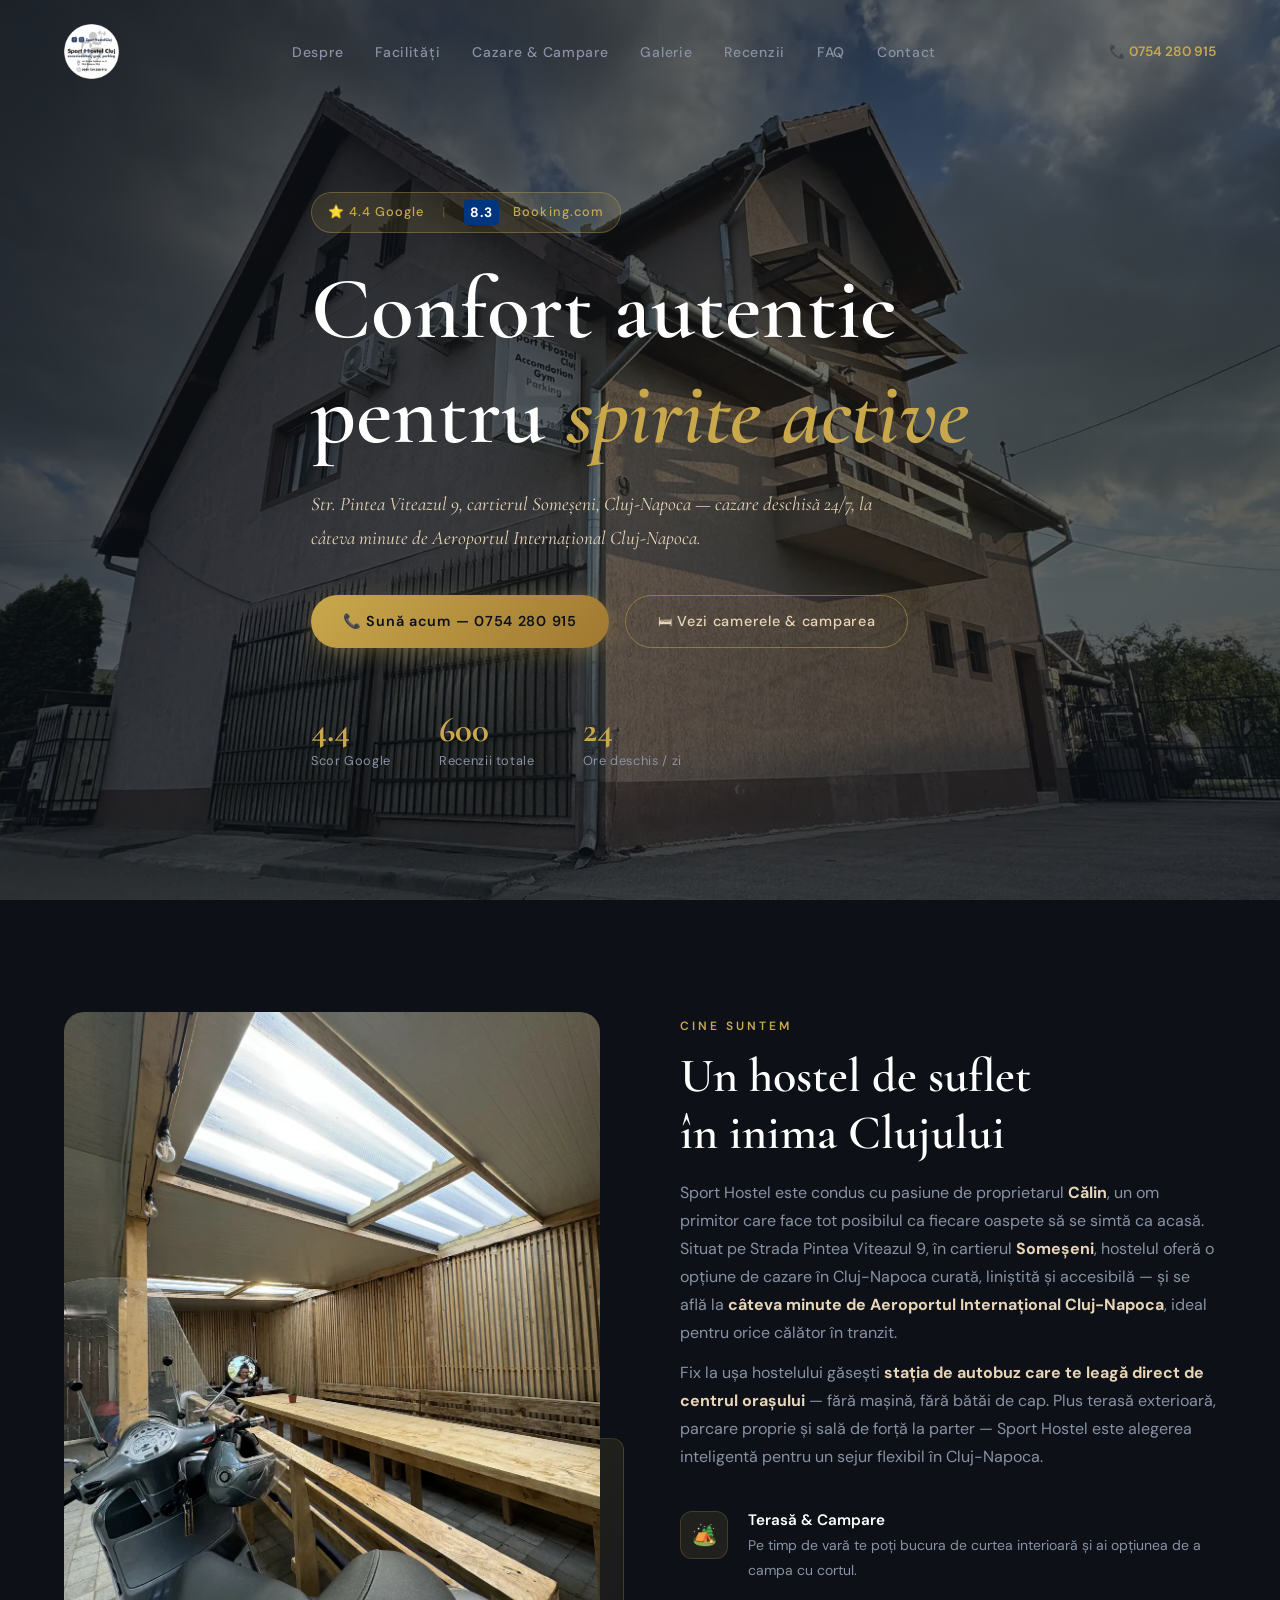
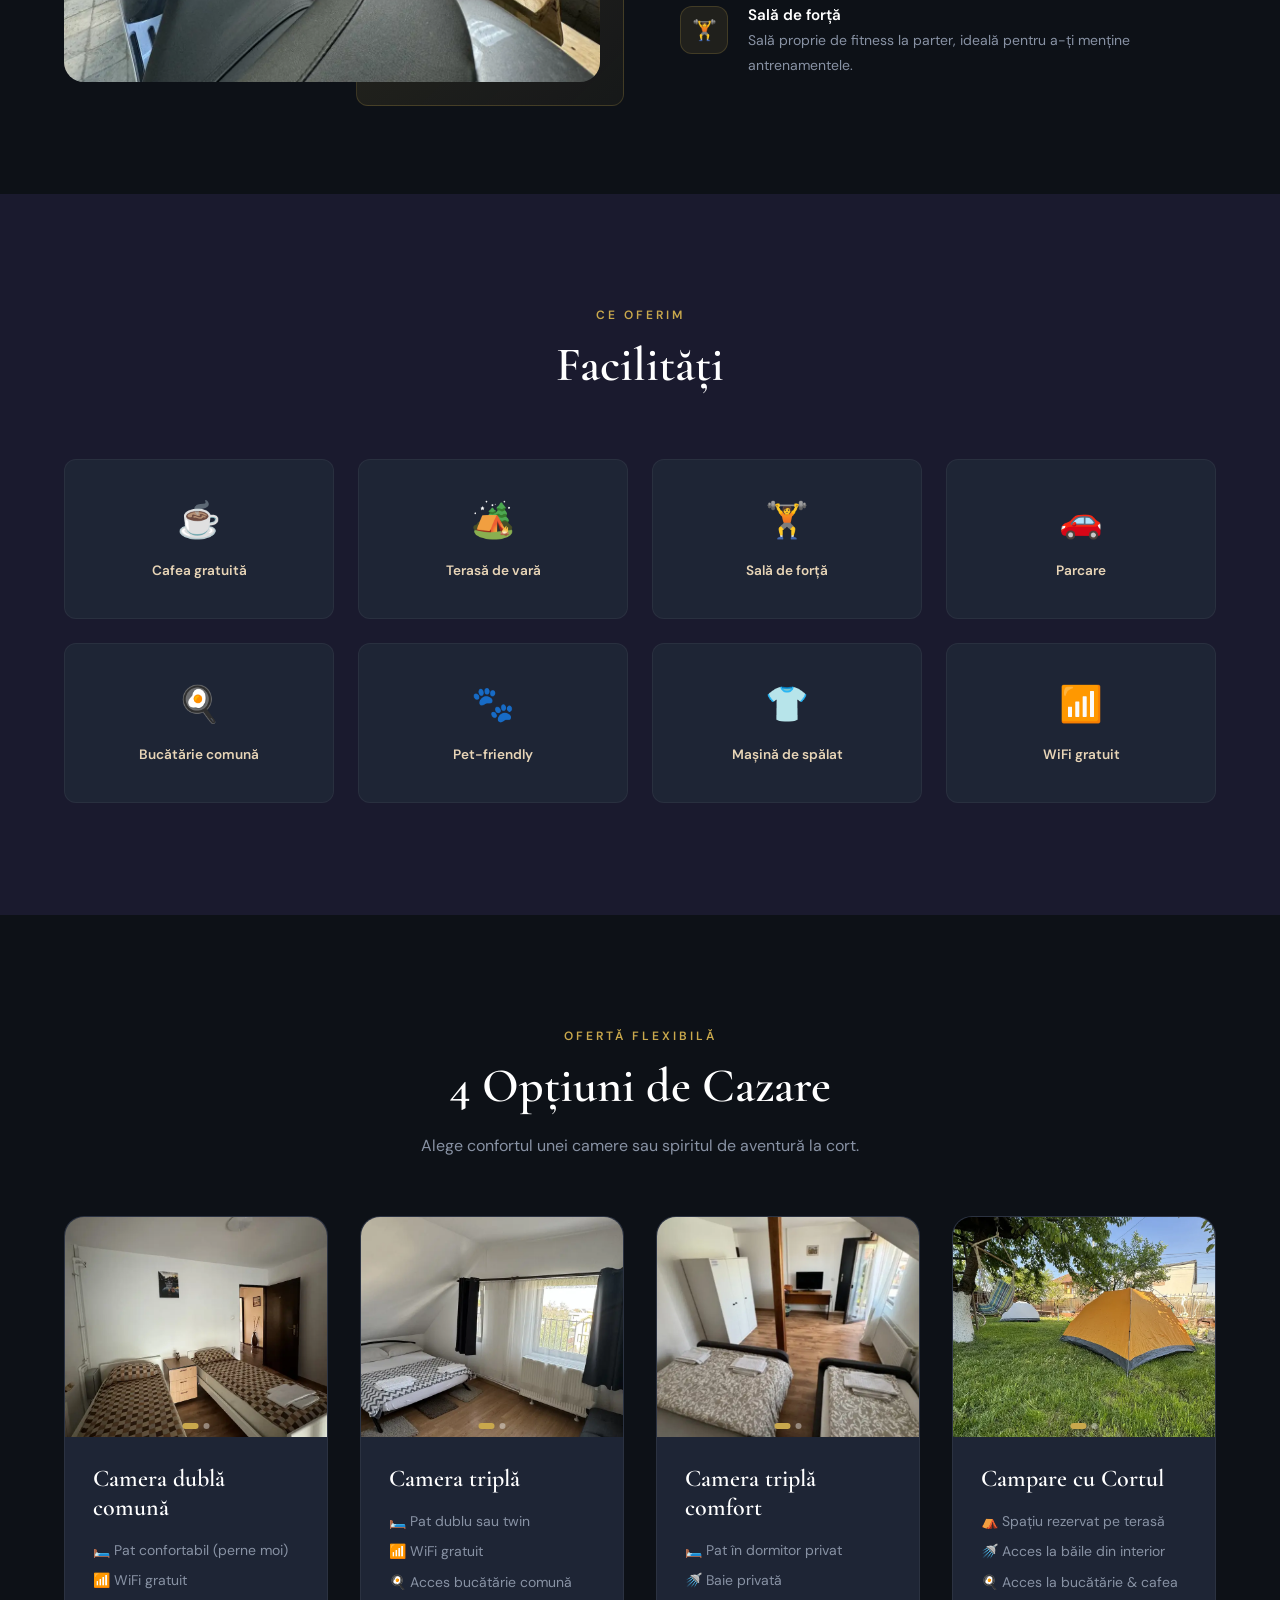
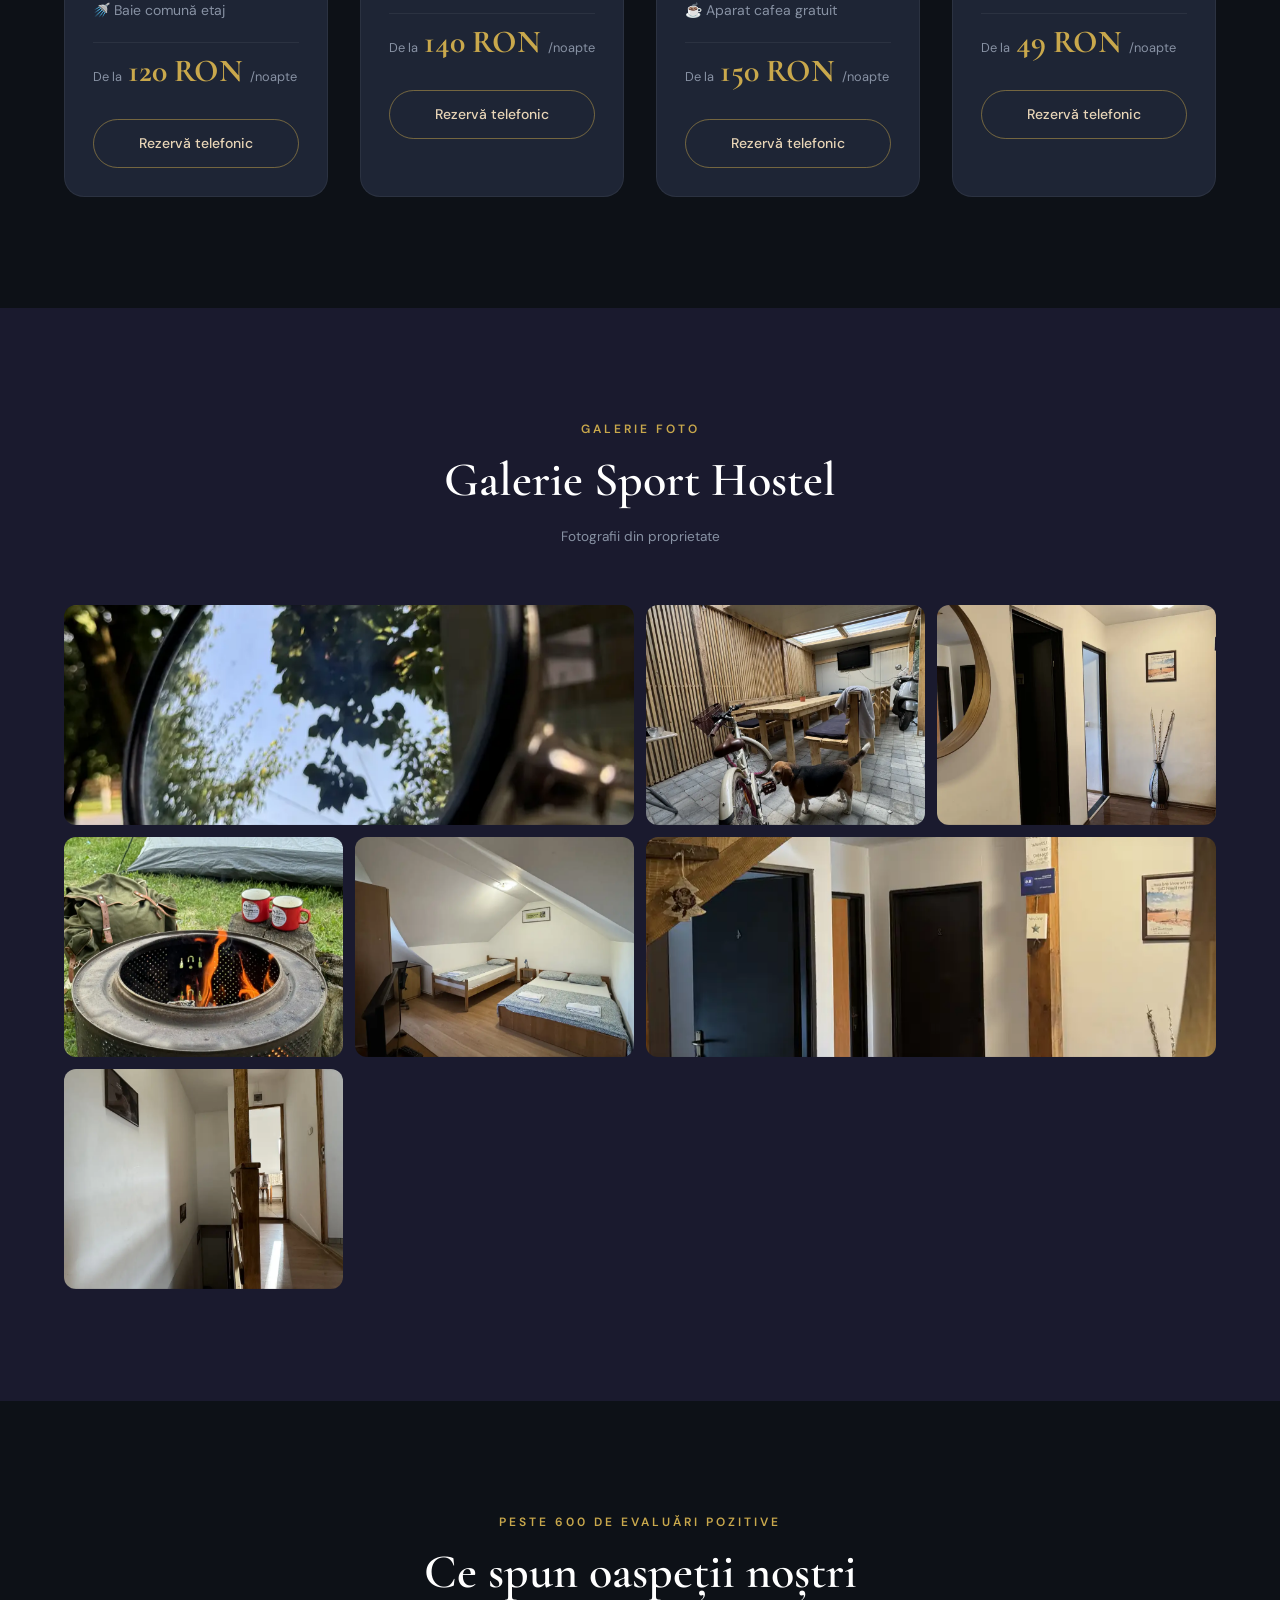
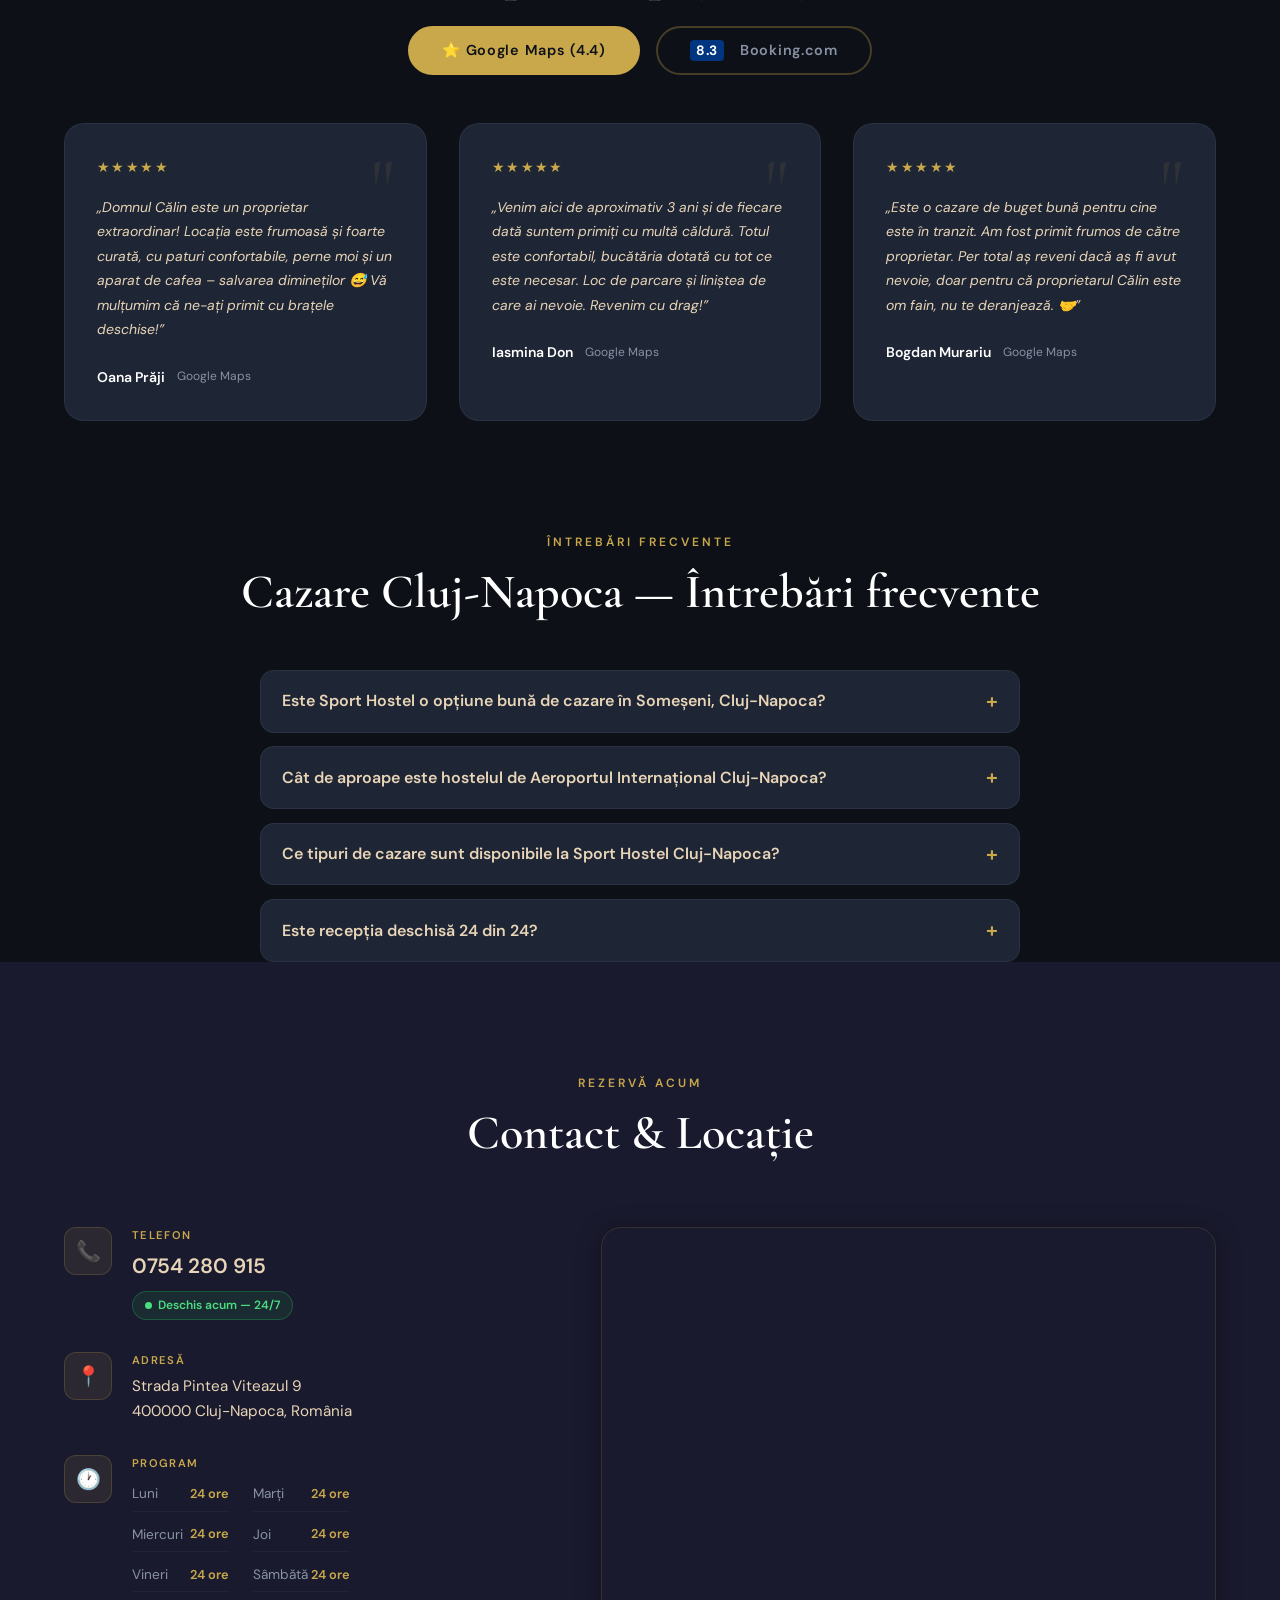
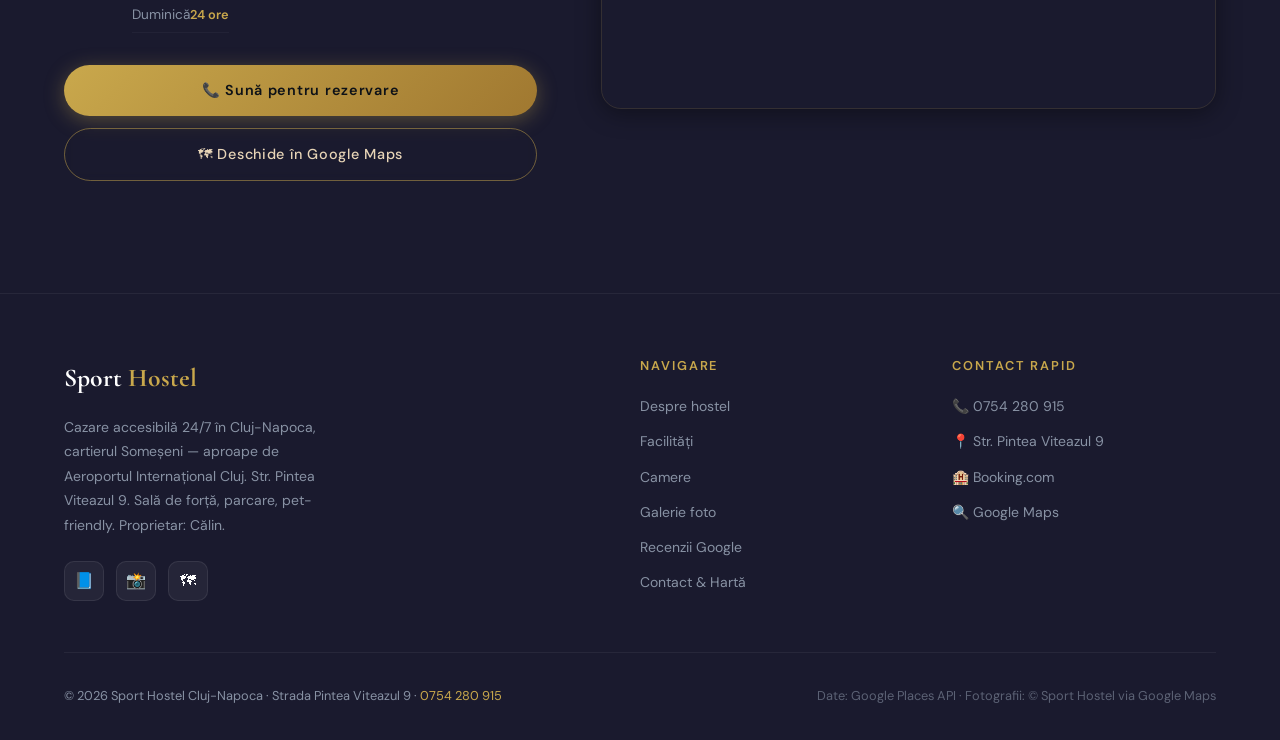
<file: index.html>
<!DOCTYPE html>
<html lang="ro">
<head>
  <meta charset="UTF-8">
  <meta name="viewport" content="width=device-width, initial-scale=1.0">
  <title>Sport Hostel Cluj-Napoca — Cazare Someșeni & Aeroport | 24/7</title>
  <meta name="description" content="Sport Hostel — cazare Cluj-Napoca în cartierul Someșeni, la câteva minute de Aeroportul Internațional Cluj. Deschis 24/7, rating 4.4 Google și 8.3 Booking. Parcare, sală de forță, terasă, campare.">
  <meta name="robots" content="index, follow">
  <link rel="canonical" href="https://www.sporthostelcluj.com/">

  <meta property="og:type" content="business.business">
  <meta property="og:site_name" content="Sport Hostel Cluj-Napoca">
  <meta property="og:title" content="Sport Hostel Cluj-Napoca — Cazare Someșeni & Aeroport | 24/7">
  <meta property="og:description" content="Cazare 24/7 în Cluj-Napoca, cartierul Someșeni, la câteva minute de Aeroportul Internațional Cluj. Rating 4.4 Google, 8.3 Booking. Parcare, sală de forță, terasă, campare.">
  <meta property="og:image" content="https://www.sporthostelcluj.com/img1.jpeg">
  <meta property="og:url" content="https://www.sporthostelcluj.com/">
  <meta property="og:locale" content="ro_RO">
  <meta name="twitter:card" content="summary_large_image">
  <meta name="twitter:title" content="Sport Hostel Cluj-Napoca — Cazare Someșeni & Aeroport | 24/7">
  <meta name="twitter:description" content="Cazare 24/7 în Cluj-Napoca, cartierul Someșeni, la câteva minute de Aeroportul Internațional Cluj.">
  <meta name="twitter:image" content="https://www.sporthostelcluj.com/img1.jpeg">

  <meta name="geo.region" content="RO-CJ">
  <meta name="geo.placename" content="Cluj-Napoca">
  <meta name="geo.position" content="46.7898337;23.6499431">
  <meta name="ICBM" content="46.7898337, 23.6499431">

  <link rel="icon" type="image/svg+xml" href="data:image/svg+xml,<svg xmlns='http://www.w3.org/2000/svg' viewBox='0 0 100 100'><rect width='100' height='100' rx='12' fill='%230d1117'/><text y='.9em' font-size='80' x='10'>🏨</text></svg>">
  <link rel="preconnect" href="https://fonts.googleapis.com">
  <link rel="preconnect" href="https://fonts.gstatic.com" crossorigin>
  <link href="https://fonts.googleapis.com/css2?family=Cormorant+Garamond:ital,wght@0,400;0,600;0,700;1,400;1,600&family=DM+Sans:wght@300;400;500;600&display=swap" rel="stylesheet">
  <link rel="preload" as="image" href="img1.webp" type="image/webp" fetchpriority="high">
  <link rel="stylesheet" href="style.css">

  <script type="application/ld+json">
  {
    "@context": "https://schema.org",
    "@type": "LodgingBusiness",
    "name": "Sport Hostel",
    "image": [
      "https://www.sporthostelcluj.com/img1.jpeg",
      "https://www.sporthostelcluj.com/img2.jpg"
    ],
    "url": "https://www.sporthostelcluj.com/",
    "telephone": "+40754280915",
    "priceRange": "49-150 RON",
    "address": {
      "@type": "PostalAddress",
      "streetAddress": "Strada Pintea Viteazul 9",
      "addressLocality": "Cluj-Napoca",
      "addressRegion": "Cluj",
      "postalCode": "400000",
      "addressCountry": "RO"
    },
    "geo": {
      "@type": "GeoCoordinates",
      "latitude": 46.7898337,
      "longitude": 23.6499431
    },
    "openingHoursSpecification": {
      "@type": "OpeningHoursSpecification",
      "dayOfWeek": ["Monday", "Tuesday", "Wednesday", "Thursday", "Friday", "Saturday", "Sunday"],
      "opens": "00:00",
      "closes": "23:59"
    },
    "aggregateRating": {
      "@type": "AggregateRating",
      "ratingValue": "4.4",
      "reviewCount": "600",
      "bestRating": "5"
    },
    "amenityFeature": [
      { "@type": "LocationFeatureSpecification", "name": "WiFi gratuit", "value": true },
      { "@type": "LocationFeatureSpecification", "name": "Parcare gratuită", "value": true },
      { "@type": "LocationFeatureSpecification", "name": "Sală de forță", "value": true },
      { "@type": "LocationFeatureSpecification", "name": "Bucătărie comună", "value": true },
      { "@type": "LocationFeatureSpecification", "name": "Terasă & campare", "value": true },
      { "@type": "LocationFeatureSpecification", "name": "Pet-friendly", "value": true }
    ],
    "sameAs": [
      "https://www.google.com/maps/place/Sport+Hostel/@46.7898337,23.6499431,17z/data=!4m9!3m8!1s0x47490b893f9ad5e3:0xfbb682d5dbf667b!5m2!4m1!1i2!8m2!3d46.7898337!4d23.6499431!16s%2Fg%2F11j0cll4nh",
      "https://www.booking.com/search.html?ss=Sport%20Hostel%20Cluj-Napoca"
    ],
    "areaServed": ["Cluj-Napoca", "Someșeni", "Aeroportul Internațional Cluj-Napoca"]
  }
  </script>

  <script type="application/ld+json">
  {
    "@context": "https://schema.org",
    "@type": "FAQPage",
    "mainEntity": [
      {
        "@type": "Question",
        "name": "Este Sport Hostel o opțiune bună de cazare în Someșeni, Cluj-Napoca?",
        "acceptedAnswer": {
          "@type": "Answer",
          "text": "Da. Sport Hostel se află pe Strada Pintea Viteazul 9, chiar în cartierul Someșeni, Cluj-Napoca — cu stație de autobuz la ușă spre centrul orașului și acces facil spre Aeroportul Internațional Cluj-Napoca."
        }
      },
      {
        "@type": "Question",
        "name": "Cât de aproape este hostelul de Aeroportul Internațional Cluj-Napoca?",
        "acceptedAnswer": {
          "@type": "Answer",
          "text": "Hostelul se află la doar câteva minute de Aeroportul Internațional Cluj-Napoca, fiind o alegere practică pentru cazare aproape de aeroport — ideal pentru călătorii în tranzit sau zboruri de dimineață."
        }
      },
      {
        "@type": "Question",
        "name": "Ce tipuri de cazare sunt disponibile la Sport Hostel Cluj-Napoca?",
        "acceptedAnswer": {
          "@type": "Answer",
          "text": "Oferim 4 opțiuni: cameră dublă comună, cameră triplă, cameră triplă comfort (cu baie privată) și loc de campare cu cortul pe terasă — cu prețuri de la 49 RON pe noapte."
        }
      },
      {
        "@type": "Question",
        "name": "Este recepția deschisă 24 din 24?",
        "acceptedAnswer": {
          "@type": "Answer",
          "text": "Da, Sport Hostel este deschis non-stop, 24 de ore din 24, 7 zile din 7 — check-in flexibil oricând, indiferent de ora sosirii."
        }
      }
    ]
  }
  </script>
</head>
<body>
  <div class="scroll-progress" aria-hidden="true"></div>

  <nav id="navbar">
    <div class="container">
      <div class="nav-inner">
        <a href="#" class="nav-logo">
          <picture>
            <source srcset="logo.webp" type="image/webp">
            <img src="logo.png" alt="Sport Hostel" class="nav-logo-img" width="300" height="300" loading="eager" decoding="async">
          </picture>
        </a>
        <ul class="nav-links">
          <li><a href="#despre">Despre</a></li>
          <li><a href="#facilitati">Facilități</a></li>
          <li><a href="#camere">Cazare & Campare</a></li>
          <li><a href="#galerie">Galerie</a></li>
          <li><a href="#recenzii">Recenzii</a></li>
          <li><a href="#faq">FAQ</a></li>
          <li><a href="#contact">Contact</a></li>
        </ul>
        <a href="tel:+40754280915" class="nav-phone">📞 0754 280 915</a>
        <div class="hamburger" id="hamburgerBtn">
          <span></span><span></span><span></span>
        </div>
      </div>
    </div>
  </nav>

  <div class="nav-mobile" id="mobileMenu">
    <span class="nav-mobile-close" id="mobileClose">✕</span>
    <a href="#despre" class="mobile-link">Despre</a>
    <a href="#facilitati" class="mobile-link">Facilități</a>
    <a href="#camere" class="mobile-link">Cazare & Campare</a>
    <a href="#galerie" class="mobile-link">Galerie</a>
    <a href="#recenzii" class="mobile-link">Recenzii</a>
    <a href="#faq" class="mobile-link">FAQ</a>
    <a href="#contact" class="mobile-link">Contact</a>
    <a href="tel:+40754280915" class="btn btn-phone" style="margin-top:1rem">📞 0754 280 915</a>
  </div>

  <section id="hero">
    <div class="hero-photo">
      <picture>
        <source srcset="img1.webp" type="image/webp">
        <img
          src="img1.jpeg"
          alt="Sport Hostel Cluj-Napoca — cazare în Someșeni, aproape de Aeroportul Internațional Cluj-Napoca"
          width="1600" height="2133"
          loading="eager"
          fetchpriority="high"
          decoding="async"
        >
      </picture>
    </div>
    <div class="hero-overlay-dark"></div>
    <div class="hero-overlay-gold"></div>
    <div class="container">
      <div class="hero-content">
        <div class="hero-badge"> ⭐ 4.4 Google <span style="margin: 0 10px; color: rgba(201,168,76,0.3);">|</span> <span style="background-color: #003580; color: white; padding: 2px 6px; border-radius: 4px; font-weight: bold; font-size: 0.85rem; margin-right: 6px;">8.3</span> Booking.com</div>
        <h1 class="hero-title">
          Confort autentic<br>
          pentru <em>spirite active</em>
        </h1>
        <p class="hero-tagline">Str. Pintea Viteazul 9, cartierul Someșeni, Cluj-Napoca — cazare deschisă 24/7, la câteva minute de Aeroportul Internațional Cluj-Napoca.</p>
        <div class="hero-buttons">
          <a href="tel:+40754280915" class="btn btn-primary">📞 Sună acum — 0754 280 915</a>
          <a href="#camere" class="btn btn-outline">🛏 Vezi camerele & camparea</a>
        </div>
        <div class="hero-stats reveal">
          <div class="hero-stat-item">
            <div class="hero-stat-value" data-count="4.4">0</div>
            <div class="hero-stat-label">Scor Google</div>
          </div>
          <div class="hero-stat-item">
            <div class="hero-stat-value" data-count="600">0</div>
            <div class="hero-stat-label">Recenzii totale</div>
          </div>
          <div class="hero-stat-item">
            <div class="hero-stat-value" data-count="24">0</div>
            <div class="hero-stat-label">Ore deschis / zi</div>
          </div>
        </div>
      </div>
    </div>
  </section>

  <section id="despre">
    <div class="container">
      <div class="despre-inner">
        <div class="despre-image-wrap reveal">
          <div class="despre-img">
            <picture>
              <source srcset="img2.webp" type="image/webp">
              <img src="img2.jpg" alt="Sport Hostel — cameră" width="1100" height="1467" loading="lazy" decoding="async">
            </picture>
          </div>
          <div class="despre-img-accent"></div>
        </div>
        <div class="reveal" style="transition-delay:0.15s">
          <span class="section-label">Cine suntem</span>
          <h2 class="section-title">Un hostel de suflet<br>în inima Clujului</h2>
          <p>Sport Hostel este condus cu pasiune de proprietarul <strong style="color:var(--text-secondary)">Călin</strong>, un om primitor care face tot posibilul ca fiecare oaspete să se simtă ca acasă. Situat pe Strada Pintea Viteazul 9, în cartierul <strong style="color:var(--text-secondary)">Someșeni</strong>, hostelul oferă o opțiune de cazare în Cluj-Napoca curată, liniștită și accesibilă — și se află la <strong style="color:var(--text-secondary)">câteva minute de Aeroportul Internațional Cluj-Napoca</strong>, ideal pentru orice călător în tranzit.</p>
          <p style="margin-top:0.75rem">Fix la ușa hostelului găsești <strong style="color:var(--text-secondary)">stația de autobuz care te leagă direct de centrul orașului</strong> — fără mașină, fără bătăi de cap. Plus terasă exterioară, parcare proprie și sală de forță la parter — Sport Hostel este alegerea inteligentă pentru un sejur flexibil în Cluj-Napoca.</p>
          <div class="despre-highlights">
            <div class="highlight-item">
              <div class="highlight-icon">🏕️</div>
              <div class="highlight-text">
                <h4>Terasă & Campare</h4>
                <p>Pe timp de vară te poți bucura de curtea interioară și ai opțiunea de a campa cu cortul.</p>
              </div>
            </div>
            <div class="highlight-item">
              <div class="highlight-icon">🏋️</div>
              <div class="highlight-text">
                <h4>Sală de forță</h4>
                <p>Sală proprie de fitness la parter, ideală pentru a-ți menține antrenamentele.</p>
              </div>
            </div>
          </div>
        </div>
      </div>
    </div>
  </section>

  <section id="facilitati">
    <div class="container">
      <div class="facilitati-header reveal">
        <span class="section-label">Ce oferim</span>
        <h2 class="section-title">Facilități</h2>
      </div>
      <div class="facilitati-grid">
        <div class="facilitate-item reveal" tabindex="0"><span class="facilitate-icon">☕</span><div class="facilitate-name">Cafea gratuită</div><div class="facilitate-details">Aparat de cafea disponibil non-stop în bucătăria comună. Cafeaua este inclusă în prețul cazării — perfectă pentru diminețile active.</div></div>
        <div class="facilitate-item reveal" tabindex="0"><span class="facilitate-icon">🏕️</span><div class="facilitate-name">Terasă de vară</div><div class="facilitate-details">Curte interioară liniștită pentru relaxare și socializare. Disponibilă pe timp de vară și pentru campare cu cortul.</div></div>
        <div class="facilitate-item reveal" tabindex="0"><span class="facilitate-icon">🏋️</span><div class="facilitate-name">Sală de forță</div><div class="facilitate-details">Sală de fitness proprie la parter, dotată cu echipament de bază. Accesul este inclus pentru toți oaspeții cazați, fără cost suplimentar.</div></div>
        <div class="facilitate-item reveal" tabindex="0"><span class="facilitate-icon">🚗</span><div class="facilitate-name">Parcare</div><div class="facilitate-details">Parcare proprie în curtea hostelului, gratuită pentru oaspeți. Locuri limitate — recomandat să anunțați anticipat la rezervare.</div></div>
        <div class="facilitate-item reveal" tabindex="0"><span class="facilitate-icon">🍳</span><div class="facilitate-name">Bucătărie comună</div><div class="facilitate-details">Bucătărie complet dotată: aragaz, frigider, veselă și ustensile. Oaspeții pot găti liber — ideală pentru șederi mai lungi.</div></div>
        <div class="facilitate-item reveal" tabindex="0"><span class="facilitate-icon">🐾</span><div class="facilitate-name">Pet-friendly</div><div class="facilitate-details">Animalele de companie sunt binevenite! Proprietarul iubește animalele și se asigură că patrupedul tău se simte confortabil la hostel.</div></div>
        <div class="facilitate-item reveal" tabindex="0"><span class="facilitate-icon">👕</span><div class="facilitate-name">Mașină de spălat</div><div class="facilitate-details">Mașină de spălat disponibilă contra unui mic cost. Ideală pentru călătorii lungi sau drumeții — haine curate mereu în geantă.</div></div>
        <div class="facilitate-item reveal" tabindex="0"><span class="facilitate-icon">📶</span><div class="facilitate-name">WiFi gratuit</div><div class="facilitate-details">Internet wireless de mare viteză în toate spațiile hostelului. Parola se primește la check-in — ideal pentru lucru remote sau streaming.</div></div>
      </div>
    </div>
  </section>

  <section id="camere">
    <div class="container">
      <div class="text-center reveal" style="margin-bottom:3.5rem">
        <span class="section-label">Ofertă flexibilă</span>
        <h2 class="section-title">4 Opțiuni de Cazare</h2>
        <p style="color:var(--text-muted); max-width:480px; margin: 0.5rem auto 0">Alege confortul unei camere sau spiritul de aventură la cort.</p>
      </div>

      <div class="rooms-grid">
        
        <div class="room-card reveal">
          <div class="room-image">
            <div class="room-slider">
              <div class="room-slide active"><picture><source srcset="cameradublacomuna1.webp" type="image/webp"><img src="cameradublacomuna1.jpeg" alt="Cameră dublă comună — poza 1" width="800" height="1067" loading="lazy" decoding="async"></picture></div>
              <div class="room-slide"><picture><source srcset="cameradublacomuna2.webp" type="image/webp"><img src="cameradublacomuna2.jpeg" alt="Cameră dublă comună — poza 2" width="800" height="1063" loading="lazy" decoding="async"></picture></div>
            </div>
            <div class="room-slider-nav">
              <button class="rslide-prev" aria-label="Poza anterioară">&#8249;</button>
              <button class="rslide-next" aria-label="Poza următoare">&#8250;</button>
            </div>
            <div class="room-slider-dots"><span class="rslide-dot active"></span><span class="rslide-dot"></span></div>
          </div>
          <div class="room-info">
            <h3>Camera dublă comună</h3>
            <ul class="room-features">
              <li>🛏️ Pat confortabil (perne moi)</li>
              <li>📶 WiFi gratuit</li>
              <li>🚿 Baie comună etaj</li>
            </ul>
            <div class="room-price"><span class="price-from">De la</span><span class="price-value">120 RON</span><span class="price-per">/noapte</span></div>
            <a href="tel:0754280915" class="btn-room">Rezervă telefonic</a>
          </div>
        </div>

        <div class="room-card reveal" style="transition-delay:0.1s">
          <div class="room-image">
            <div class="room-slider">
              <div class="room-slide active"><picture><source srcset="cameratripla.webp" type="image/webp"><img src="cameratripla.jpeg" alt="Cameră triplă — poza 1" width="800" height="1422" loading="lazy" decoding="async"></picture></div>
              <div class="room-slide"><picture><source srcset="cameratripla2.webp" type="image/webp"><img src="cameratripla2.jpeg" alt="Cameră triplă — poza 2" width="800" height="1056" loading="lazy" decoding="async"></picture></div>
            </div>
            <div class="room-slider-nav">
              <button class="rslide-prev" aria-label="Poza anterioară">&#8249;</button>
              <button class="rslide-next" aria-label="Poza următoare">&#8250;</button>
            </div>
            <div class="room-slider-dots"><span class="rslide-dot active"></span><span class="rslide-dot"></span></div>
            <div class="room-badge">Popular</div>
          </div>
          <div class="room-info">
            <h3>Camera triplă</h3>
            <ul class="room-features">
              <li>🛏️ Pat dublu sau twin</li>
              <li>📶 WiFi gratuit</li>
              <li>🍳 Acces bucătărie comună</li>
            </ul>
            <div class="room-price"><span class="price-from">De la</span><span class="price-value">140 RON</span><span class="price-per">/noapte</span></div>
            <a href="tel:0754280915" class="btn-room">Rezervă telefonic</a>
          </div>
        </div>

        <div class="room-card reveal" style="transition-delay:0.2s">
          <div class="room-image">
            <div class="room-slider">
              <div class="room-slide active"><picture><source srcset="cameratriplacomfort.webp" type="image/webp"><img src="cameratriplacomfort.jpeg" alt="Cameră triplă comfort — poza 1" width="800" height="1077" loading="lazy" decoding="async"></picture></div>
              <div class="room-slide"><picture><source srcset="cameratriplacomfort2.webp" type="image/webp"><img src="cameratriplacomfort2.jpeg" alt="Cameră triplă comfort — poza 2" width="800" height="915" loading="lazy" decoding="async"></picture></div>
            </div>
            <div class="room-slider-nav">
              <button class="rslide-prev" aria-label="Poza anterioară">&#8249;</button>
              <button class="rslide-next" aria-label="Poza următoare">&#8250;</button>
            </div>
            <div class="room-slider-dots"><span class="rslide-dot active"></span><span class="rslide-dot"></span></div>
          </div>
          <div class="room-info">
            <h3>Camera triplă comfort</h3>
            <ul class="room-features">
              <li>🛏️ Pat în dormitor privat</li>
              <li>🚿 Baie privată</li>
              <li>☕ Aparat cafea gratuit</li>
            </ul>
            <div class="room-price"><span class="price-from">De la</span><span class="price-value">150 RON</span><span class="price-per">/noapte</span></div>
            <a href="tel:0754280915" class="btn-room">Rezervă telefonic</a>
          </div>
        </div>

        <div class="room-card reveal" style="transition-delay:0.3s">
          <div class="room-image">
            <div class="room-slider">
              <div class="room-slide active"><picture><source srcset="image00009.webp" type="image/webp"><img src="image00009.jpeg" alt="Campare la cort pe terasă — poza 1" width="800" height="1067" loading="lazy" decoding="async"></picture></div>
              <div class="room-slide"><picture><source srcset="cort2.webp" type="image/webp"><img src="cort2.jpeg" alt="Campare la cort pe terasă — poza 2" width="800" height="823" loading="lazy" decoding="async"></picture></div>
            </div>
            <div class="room-slider-nav">
              <button class="rslide-prev" aria-label="Poza anterioară">&#8249;</button>
              <button class="rslide-next" aria-label="Poza următoare">&#8250;</button>
            </div>
            <div class="room-slider-dots"><span class="rslide-dot active"></span><span class="rslide-dot"></span></div>
            <div class="room-badge" style="background:var(--gold); color:#1a1a1a;">Vara</div>
          </div>
          <div class="room-info">
            <h3>Campare cu Cortul</h3>
            <ul class="room-features">
              <li>⛺ Spațiu rezervat pe terasă</li>
              <li>🚿 Acces la băile din interior</li>
              <li>🍳 Acces la bucătărie & cafea</li>
            </ul>
            <div class="room-price"><span class="price-from">De la</span><span class="price-value">49 RON</span><span class="price-per">/noapte</span></div>
            <a href="tel:0754280915" class="btn-room">Rezervă telefonic</a>
          </div>
        </div>

      </div>
    </div>
  </section>
  <!-- ========== GALERIE ========== -->
  <section id="galerie">
    <div class="container">
      <div class="galerie-header reveal">
        <span class="section-label">Galerie Foto</span>
        <h2 class="section-title">Galerie Sport Hostel</h2>
        <p style="color:var(--text-muted); max-width:420px; margin: 0.5rem auto 0; font-size:0.85rem">Fotografii din proprietate</p>
        <div class="swipe-tip" aria-hidden="true">Gliseaza galeria ↔</div>
      </div>
      <div class="galerie-grid reveal" style="transition-delay:0.1s">

        <div class="galerie-cell gc-wide">
          <picture><source srcset="image00005.webp" type="image/webp"><img src="image00005.jpeg" alt="Sport Hostel — interior" width="900" height="1200" loading="lazy" decoding="async"></picture>
          <div class="galerie-overlay"><span></span></div>
        </div>

        <div class="galerie-cell">
          <picture><source srcset="cort.webp" type="image/webp"><img src="cort.jpeg" alt="Sport Hostel — cameră" width="900" height="1200" loading="lazy" decoding="async"></picture>
          <div class="galerie-overlay"><span></span></div>
        </div>

        <div class="galerie-cell">
          <picture><source srcset="image00014.webp" type="image/webp"><img src="image00014.jpeg" alt="Sport Hostel — detaliu" width="900" height="1200" loading="lazy" decoding="async"></picture>
          <div class="galerie-overlay"></div>
        </div>

        <div class="galerie-cell">
          <picture><source srcset="image00006.webp" type="image/webp"><img src="image00006.jpeg" alt="Sport Hostel — zonă comună" width="900" height="1200" loading="lazy" decoding="async"></picture>
          <div class="galerie-overlay"><span></span></div>
        </div>

        <div class="galerie-cell">
          <picture><source srcset="image00021.webp" type="image/webp"><img src="image00021.jpeg" alt="Sport Hostel — cameră privată" width="900" height="1200" loading="lazy" decoding="async"></picture>
          <div class="galerie-overlay"><span></span></div>
        </div>

        <div class="galerie-cell gc-wide">
          <picture><source srcset="image00015.webp" type="image/webp"><img src="image00015.jpeg" alt="Sport Hostel — interior" width="900" height="1200" loading="lazy" decoding="async"></picture>
          <div class="galerie-overlay"><span></span></div>
        </div>

        <div class="galerie-cell">
          <picture><source srcset="image00019.webp" type="image/webp"><img src="image00019.jpeg" alt="Sport Hostel — detaliu interior" width="900" height="1200" loading="lazy" decoding="async"></picture>
          <div class="galerie-overlay"><span></span></div>
        </div>

      </div>
    </div>
  </section>

  <section id="recenzii">
    <div class="container">
      <div class="recenzii-header reveal">
        <span class="section-label">Peste 600 de evaluări pozitive</span>
        <h2 class="section-title">Ce spun oaspeții noștri</h2>
      </div>

      <div class="reviews-tabs reveal">
        <button class="btn tab-btn active" data-target="google-reviews">⭐ Google Maps (4.4)</button>
        <button class="btn tab-btn" data-target="booking-reviews" style="display:inline-flex; align-items:center;">
  <span style="background-color: #003580; color: white; padding: 2px 6px; border-radius: 4px; font-weight: bold; margin-right: 8px; font-size: 0.85rem;">8.3</span> Booking.com
</button>
      </div>

      <div id="google-reviews" class="review-content active">
        <div class="recenzii-grid">
          <div class="recenzie-card">
            <div class="rec-stele">★★★★★</div>
            <p class="rec-text">„Domnul Călin este un proprietar extraordinar! Locația este frumoasă și foarte curată, cu paturi confortabile, perne moi și un aparat de cafea – salvarea dimineților 😅 Vă mulțumim că ne-ați primit cu brațele deschise!”</p>
            <div class="rec-autor">
              <div class="rec-name">Oana Prăji</div><div class="rec-data">Google Maps</div>
            </div>
          </div>
          <div class="recenzie-card">
            <div class="rec-stele">★★★★★</div>
            <p class="rec-text">„Venim aici de aproximativ 3 ani și de fiecare dată suntem primiți cu multă căldură. Totul este confortabil, bucătăria dotată cu tot ce este necesar. Loc de parcare și liniștea de care ai nevoie. Revenim cu drag!”</p>
            <div class="rec-autor">
              <div class="rec-name">Iasmina Don</div><div class="rec-data">Google Maps</div>
            </div>
          </div>
          <div class="recenzie-card">
            <div class="rec-stele">★★★★★</div>
            <p class="rec-text">„Este o cazare de buget bună pentru cine este în tranzit. Am fost primit frumos de către proprietar. Per total aș reveni dacă aș fi avut nevoie, doar pentru că proprietarul Călin este om fain, nu te deranjează. 🤝”</p>
            <div class="rec-autor">
              <div class="rec-name">Bogdan Murariu</div><div class="rec-data">Google Maps</div>
            </div>
          </div>
        </div>
      </div>

      <div id="booking-reviews" class="review-content">
        <div class="recenzii-grid">
          <div class="recenzie-card">
            <div class="rec-stele" style="color:#003580; font-weight:bold;"><div style="display: flex; align-items: center; gap: 8px; margin-bottom: 1rem;">
  <span style="background-color: #003580; color: white; padding: 4px 8px; border-radius: 6px; font-weight: bold; font-size: 1rem; line-height: 1;">10</span>
  <span style="color: #003580; font-weight: 700; font-size: 0.9rem;">Excepțional</span>
</div></div>
            <p class="rec-text">„Totul la superlativ! Gazda excelentă, camera curată ideală pentru șederea mea din păcate prea scurtă, iar compania câinelui proprietății a fost cea mai bună parte a serii! Recomand cu încredere!”</p>
            <div class="rec-autor">
              <div class="rec-name">Cristina</div><div class="rec-data">România</div>
            </div>
          </div>
          <div class="recenzie-card">
            <div class="rec-stele" style="color:#003580; font-weight:bold;"><div style="display: flex; align-items: center; gap: 8px; margin-bottom: 1rem;">
  <span style="background-color: #003580; color: white; padding: 4px 8px; border-radius: 6px; font-weight: bold; font-size: 1rem; line-height: 1;">9</span>
  <span style="color: #003580; font-weight: 700; font-size: 0.9rem;">Excepțional</span>
</div></div>
            <p class="rec-text">„Foarte curat și oameni super primitori. Revin mereu cu plăcere.”</p>
            <div class="rec-autor">
              <div class="rec-name">Cătălin</div><div class="rec-data">România</div>
            </div>
          </div>
          <div class="recenzie-card">
            <div class="rec-stele" style="color:#003580; font-weight:bold;"><div style="display: flex; align-items: center; gap: 8px; margin-bottom: 1rem;">
  <span style="background-color: #003580; color: white; padding: 4px 8px; border-radius: 6px; font-weight: bold; font-size: 1rem; line-height: 1;">10</span>
  <span style="color: #003580; font-weight: 700; font-size: 0.9rem;">Excepțional</span>
</div></div>
            <p class="rec-text">„Hostelul este super curat, sala de forță este impresionantă și are absolut tot ce și-ar dori cineva care vrea să se antreneze în timpul călătoriei. O experiență excelentă.”</p>
            <div class="rec-autor">
              <div class="rec-name">Alex</div><div class="rec-data">Booking.com</div>
            </div>
          </div>
        </div>
      </div>

    </div>
  </section>

    <section id="faq">
    <div class="container">
      <div class="text-center reveal" style="margin-bottom:3rem">
        <span class="section-label">Întrebări frecvente</span>
        <h2 class="section-title">Cazare Cluj-Napoca — Întrebări frecvente</h2>
      </div>
      <div class="faq-list reveal">
        <details class="faq-item">
          <summary>Este Sport Hostel o opțiune bună de cazare în Someșeni, Cluj-Napoca?</summary>
          <p>Da. Sport Hostel se află pe Strada Pintea Viteazul 9, chiar în cartierul Someșeni, Cluj-Napoca — cu stație de autobuz la ușă spre centrul orașului și acces facil spre Aeroportul Internațional Cluj-Napoca.</p>
        </details>
        <details class="faq-item">
          <summary>Cât de aproape este hostelul de Aeroportul Internațional Cluj-Napoca?</summary>
          <p>Hostelul se află la doar câteva minute de Aeroportul Internațional Cluj-Napoca, fiind o alegere practică pentru cazare aproape de aeroport — ideal pentru călătorii în tranzit sau zboruri de dimineață.</p>
        </details>
        <details class="faq-item">
          <summary>Ce tipuri de cazare sunt disponibile la Sport Hostel Cluj-Napoca?</summary>
          <p>Oferim 4 opțiuni: cameră dublă comună, cameră triplă, cameră triplă comfort (cu baie privată) și loc de campare cu cortul pe terasă — cu prețuri de la 49 RON pe noapte.</p>
        </details>
        <details class="faq-item">
          <summary>Este recepția deschisă 24 din 24?</summary>
          <p>Da, Sport Hostel este deschis non-stop, 24 de ore din 24, 7 zile din 7 — check-in flexibil oricând, indiferent de ora sosirii.</p>
        </details>
      </div>
    </div>
  </section>

  <section id="contact">
    <div class="container">
      <div class="text-center reveal" style="margin-bottom:4rem">
        <span class="section-label">Rezervă acum</span>
        <h2 class="section-title">Contact &amp; Locație</h2>
      </div>
      <div class="contact-inner">
        <div class="reveal">

          <div class="contact-item">
            <div class="contact-icon">📞</div>
            <div>
              <div class="contact-label">Telefon</div>
              <div class="contact-value" style="font-size:1.3rem; font-weight:600;">
                <a href="tel:+40754280915">0754 280 915</a>
              </div>
              <div class="open-badge">Deschis acum — 24/7</div>
            </div>
          </div>

          <div class="contact-item">
            <div class="contact-icon">📍</div>
            <div>
              <div class="contact-label">Adresă</div>
              <div class="contact-value">
                <a href="https://maps.google.com/?q=Strada+Pintea+Viteazul+9,+Cluj-Napoca" target="_blank">
                  Strada Pintea Viteazul 9<br>
                  400000 Cluj-Napoca, România
                </a>
              </div>
            </div>
          </div>

          <div class="contact-item">
            <div class="contact-icon">🕐</div>
            <div>
              <div class="contact-label">Program</div>
              <div class="contact-value">
                <div class="program-grid">
                  <div class="program-row"><span class="day">Luni</span><span class="ora">24 ore</span></div>
                  <div class="program-row"><span class="day">Marți</span><span class="ora">24 ore</span></div>
                  <div class="program-row"><span class="day">Miercuri</span><span class="ora">24 ore</span></div>
                  <div class="program-row"><span class="day">Joi</span><span class="ora">24 ore</span></div>
                  <div class="program-row"><span class="day">Vineri</span><span class="ora">24 ore</span></div>
                  <div class="program-row"><span class="day">Sâmbătă</span><span class="ora">24 ore</span></div>
                  <div class="program-row"><span class="day">Duminică</span><span class="ora">24 ore</span></div>
                </div>
              </div>
            </div>
          </div>

          <div style="margin-top:1.5rem">
            <a href="tel:+40754280915" class="btn btn-primary" style="width:100%; justify-content:center; margin-bottom:0.75rem">
              📞 Sună pentru rezervare
            </a>
            <a href="https://www.google.com/maps/place/Sport+Hostel/@46.7898337,23.6499431,17z/data=!4m9!3m8!1s0x47490b893f9ad5e3:0xfbb682d5dbf667b!5m2!4m1!1i2!8m2!3d46.7898337!4d23.6499431!16s%2Fg%2F11j0cll4nh?entry=ttu&g_ep=EgoyMDI2MDQwMS4wIKXMDSoASAFQAw%3D%3D" target="_blank" rel="noopener" class="btn btn-outline" style="width:100%; justify-content:center">
              🗺 Deschide în Google Maps
            </a>
          </div>
        </div>

        <div class="map-wrap reveal" style="transition-delay:0.15s">
          <iframe
            src="https://www.google.com/maps?q=46.7898337,23.6499431&z=15&output=embed"
            width="100%"
            height="480"
            style="border:0"
            allowfullscreen=""
            loading="lazy"
            referrerpolicy="no-referrer-when-downgrade"
            title="Sport Hostel — Strada Pintea Viteazul 9, Cluj-Napoca">
          </iframe>
        </div>
      </div>
    </div>
  </section>

  <!-- ========== FOOTER ========== -->
  <footer>
    <div class="container">
      <div class="footer-inner">
        <div class="footer-brand">
          <div class="footer-logo">Sport <span>Hostel</span></div>
          <p>Cazare accesibilă 24/7 în Cluj-Napoca, cartierul Someșeni — aproape de Aeroportul Internațional Cluj. Str. Pintea Viteazul 9. Sală de forță, parcare, pet-friendly. Proprietar: Călin.</p>
          <div class="footer-social">
            <div class="social-btn" title="Facebook">📘</div>
            <div class="social-btn" title="Instagram">📸</div>
            <a href="https://www.google.com/maps/place/Sport+Hostel/@46.7898337,23.6499431,17z" target="_blank" class="social-btn" title="Google Maps">🗺</a>
          </div>
        </div>
        <div class="footer-col">
          <h4>Navigare</h4>
          <ul>
            <li><a href="#despre">Despre hostel</a></li>
            <li><a href="#facilitati">Facilități</a></li>
            <li><a href="#camere">Camere</a></li>
            <li><a href="#galerie">Galerie foto</a></li>
            <li><a href="#recenzii">Recenzii Google</a></li>
            <li><a href="#contact">Contact &amp; Hartă</a></li>
          </ul>
        </div>
        <div class="footer-col">
          <h4>Contact rapid</h4>
          <ul>
            <li><a href="tel:+40754280915">📞 0754 280 915</a></li>
            <li><a href="https://maps.google.com/?q=Strada+Pintea+Viteazul+9,+Cluj-Napoca" target="_blank">📍 Str. Pintea Viteazul 9</a></li>
            <li><a href="https://www.booking.com/search.html?ss=Sport%20Hostel%20Cluj-Napoca" target="_blank">🏨 Booking.com</a></li>
            <li><a href="https://www.google.com/maps/place/Sport+Hostel/@46.7898337,23.6499431,17z/data=!4m9!3m8!1s0x47490b893f9ad5e3:0xfbb682d5dbf667b!5m2!4m1!1i2!8m2!3d46.7898337!4d23.6499431!16s%2Fg%2F11j0cll4nh?entry=ttu&g_ep=EgoyMDI2MDQwMS4wIKXMDSoASAFQAw%3D%3D" target="_blank">🔍 Google Maps</a></li>
          </ul>
        </div>
      </div>
      <div class="footer-bottom">
        <p>© 2026 Sport Hostel Cluj-Napoca · Strada Pintea Viteazul 9 · <a href="tel:+40754280915" style="color:var(--gold)">0754 280 915</a></p>
        <p class="footer-attribution">Date: Google Places API · Fotografii: © Sport Hostel via Google Maps</p>
      </div>
    </div>
  </footer>

  <a href="tel:+40754280915" class="mobile-sticky-cta" aria-label="Sună acum la Sport Hostel">
    <span>📞</span>
    <span>Rezervă rapid</span>
    <strong>0754 280 915</strong>
  </a>

  <button class="back-to-top" id="backToTop" aria-label="Înapoi sus">↑</button>


  <script src="script.js"></script>
</body>
</html>
</file>
<file: style.css>
/* ===================== CSS VARIABLES ===================== */
:root {
  --bg-primary:    #0d1117;
  --bg-secondary:  #1a1a2e;
  --bg-card:       #1e2535;
  --gold:          #c9a84c;
  --gold-light:    #e8c86a;
  --gold-dark:     #a07830;
  --text-primary:  #ffffff;
  --text-secondary:#e8d5b7;
  --text-muted:    #8892a4;
  --border:        rgba(201,168,76,0.2);
  --shadow-card:   0 4px 24px rgba(0,0,0,0.4);
  --shadow-hover:  0 16px 48px rgba(0,0,0,0.5);
  --radius:        12px;
  --radius-lg:     20px;
  --transition:    all 0.3s ease;
}

/* ===================== RESET ===================== */
*, *::before, *::after { box-sizing: border-box; margin: 0; padding: 0; }
html { scroll-behavior: smooth; font-size: 16px; }
body {
  font-family: 'DM Sans', sans-serif;
  background: var(--bg-primary);
  color: var(--text-primary);
  line-height: 1.6;
  overflow-x: hidden;
}
img { max-width: 100%; display: block; object-fit: cover; }
picture { display: contents; }
a { text-decoration: none; color: inherit; }
ul { list-style: none; }
button { cursor: pointer; border: none; background: none; font-family: inherit; }

/* ===================== TYPOGRAPHY ===================== */
h1, h2, h3, h4 { font-family: 'Cormorant Garamond', serif; line-height: 1.2; }
h1 { font-size: clamp(2.8rem, 7vw, 5.5rem); font-weight: 600; }
h2 { font-size: clamp(2rem, 4vw, 3rem); font-weight: 600; }
h3 { font-size: clamp(1.2rem, 2vw, 1.6rem); font-weight: 600; }
p  { font-size: 1rem; color: var(--text-muted); line-height: 1.75; }

.section-label {
  font-family: 'DM Sans', sans-serif;
  font-size: 0.75rem;
  font-weight: 600;
  letter-spacing: 0.25em;
  text-transform: uppercase;
  color: var(--gold);
  margin-bottom: 0.75rem;
  display: block;
}
.section-title { color: var(--text-primary); margin-bottom: 1rem; }

/* ===================== LAYOUT ===================== */
.container { max-width: 1200px; margin: 0 auto; padding: 0 1.5rem; }
.text-center { text-align: center; }

.reveal {
  opacity: 0;
  transform: translateY(30px);
  transition: opacity 0.7s ease, transform 0.7s ease;
}
.reveal.visible { opacity: 1; transform: translateY(0); }

/* ===================== BUTTONS ===================== */
.btn {
  display: inline-flex;
  align-items: center;
  gap: 0.5rem;
  padding: 0.875rem 2rem;
  border-radius: 50px;
  font-family: 'DM Sans', sans-serif;
  font-size: 0.9rem;
  font-weight: 500;
  letter-spacing: 0.05em;
  transition: var(--transition);
  position: relative;
  overflow: hidden;
}
.btn-primary {
  background: linear-gradient(135deg, var(--gold), var(--gold-dark));
  color: #0d1117;
  font-weight: 600;
  box-shadow: 0 4px 20px rgba(201,168,76,0.35);
}
.btn-primary::after {
  content: '';
  position: absolute;
  top: -50%; left: -75%;
  width: 50%; height: 200%;
  background: rgba(255,255,255,0.3);
  transform: skewX(-20deg);
  transition: left 0.6s ease;
}
.btn-primary:hover::after { left: 125%; }
.btn-primary:hover { transform: translateY(-2px); box-shadow: 0 8px 30px rgba(201,168,76,0.5); }
.btn-outline {
  border: 1.5px solid rgba(201,168,76,0.5);
  color: var(--text-secondary);
  backdrop-filter: blur(4px);
}
.btn-outline:hover {
  border-color: var(--gold);
  color: var(--gold);
  transform: translateY(-2px);
  background: rgba(201,168,76,0.08);
}
.btn-phone {
  background: rgba(201,168,76,0.12);
  border: 1.5px solid rgba(201,168,76,0.4);
  color: var(--gold);
  font-weight: 600;
}
.btn-phone:hover {
  background: rgba(201,168,76,0.25);
  transform: translateY(-2px);
}
.btn-booking {
  background: #003580;
  color: #ffffff;
  font-weight: 600;
  box-shadow: 0 4px 20px rgba(0,53,128,0.35);
}
.btn-booking:hover {
  background: #00204a;
  transform: translateY(-2px);
  box-shadow: 0 8px 32px rgba(0,53,128,0.45);
}

/* ===================== NAV ===================== */
#navbar {
  position: fixed;
  top: 0; left: 0; right: 0;
  z-index: 1000;
  padding: 1.5rem 0;
  transition: var(--transition);
}
#navbar.scrolled {
  background: rgba(13,17,23,0.96);
  backdrop-filter: blur(20px);
  padding: 1rem 0;
  box-shadow: 0 2px 24px rgba(0,0,0,0.4);
}
.nav-inner {
  display: flex;
  align-items: center;
  justify-content: space-between;
  gap: 2rem;
}
.nav-logo {
  font-family: 'Cormorant Garamond', serif;
  font-size: 1.5rem;
  font-weight: 700;
  flex-shrink: 0;
}
.nav-logo span { color: var(--gold); }
.nav-links {
  display: flex;
  align-items: center;
  gap: 2rem;
  flex: 1;
  justify-content: center;
}
.nav-links a {
  font-size: 0.875rem;
  font-weight: 500;
  color: var(--text-muted);
  letter-spacing: 0.05em;
  transition: var(--transition);
  position: relative;
}
.nav-links a::after {
  content: '';
  position: absolute;
  bottom: -4px; left: 0;
  width: 0; height: 1px;
  background: var(--gold);
  transition: width 0.3s ease;
}
.nav-links a:hover { color: var(--text-primary); }
.nav-links a:hover::after { width: 100%; }
.nav-phone {
  flex-shrink: 0;
  font-size: 0.85rem;
  font-weight: 600;
  color: var(--gold);
  display: flex;
  align-items: center;
  gap: 0.4rem;
  transition: var(--transition);
}
.nav-phone:hover { opacity: 0.8; }
.hamburger {
  display: none;
  flex-direction: column;
  gap: 5px;
  padding: 8px;
  cursor: pointer;
}
.hamburger span {
  display: block;
  width: 24px; height: 2px;
  background: var(--text-primary);
  transition: var(--transition);
}

/* ===================== HERO ===================== */
#hero {
  min-height: 100vh;
  position: relative;
  display: flex;
  align-items: center;
  overflow: hidden;
}
.hero-photo {
  position: absolute;
  inset: 0;
}
.hero-photo img {
  width: 100%;
  height: 100%;
  object-fit: cover;
  object-position: center;
}
.hero-overlay-dark {
  position: absolute;
  inset: 0;
  background: linear-gradient(
    135deg,
    rgba(13,17,23,0.85) 0%,
    rgba(13,17,23,0.6) 50%,
    rgba(13,17,23,0.75) 100%
  );
}
.hero-overlay-gold {
  position: absolute;
  inset: 0;
  background: radial-gradient(ellipse at 70% 50%, rgba(201,168,76,0.06) 0%, transparent 60%);
}
.hero-content {
  position: relative;
  z-index: 2;
  padding: 10rem 0 6rem;
}
.hero-badge {
  display: inline-flex;
  align-items: center;
  gap: 0.5rem;
  background: rgba(201,168,76,0.12);
  border: 1px solid rgba(201,168,76,0.35);
  border-radius: 50px;
  padding: 0.4rem 1rem;
  font-size: 0.8rem;
  font-weight: 500;
  color: var(--gold);
  letter-spacing: 0.08em;
  margin-bottom: 1.5rem;
  animation: fadeSlideUp 0.8s ease both;
}
.hero-title {
  animation: fadeSlideUp 0.8s 0.1s ease both;
  margin-bottom: 1.25rem;
  max-width: 700px;
}
.hero-title em { font-style: italic; color: var(--gold); }
.hero-tagline {
  font-size: clamp(1rem, 2vw, 1.2rem);
  color: var(--text-secondary);
  max-width: 600px;
  animation: fadeSlideUp 0.8s 0.25s ease both;
  margin-bottom: 2.5rem;
  font-family: 'Cormorant Garamond', serif;
  font-style: italic;
}
.hero-buttons {
  display: flex;
  gap: 1rem;
  flex-wrap: wrap;
  animation: fadeSlideUp 0.8s 0.4s ease both;
  margin-bottom: 4rem;
}
.hero-stats {
  display: flex;
  gap: 3rem;
  animation: fadeSlideUp 0.8s 0.55s ease both;
}
.hero-stat-item { text-align: left; }
.hero-stat-value {
  font-family: 'Cormorant Garamond', serif;
  font-size: 2.2rem;
  font-weight: 700;
  color: var(--gold);
  line-height: 1;
}
.hero-stat-label {
  font-size: 0.8rem;
  color: var(--text-muted);
  letter-spacing: 0.05em;
  margin-top: 0.25rem;
}
.hero-scroll-indicator {
  position: absolute;
  bottom: 2.5rem;
  left: 50%;
  transform: translateX(-50%);
  display: flex;
  flex-direction: column;
  align-items: center;
  gap: 0.5rem;
  color: var(--text-muted);
  font-size: 0.75rem;
  letter-spacing: 0.15em;
  text-transform: uppercase;
  animation: fadeSlideUp 0.8s 0.9s ease both;
}
.scroll-line {
  width: 1px; height: 40px;
  background: linear-gradient(to bottom, var(--gold), transparent);
  animation: scrollLinePulse 1.5s ease-in-out infinite;
}
@keyframes scrollLinePulse {
  0%, 100% { opacity: 0.3; }
  50% { opacity: 1; }
}
@keyframes fadeSlideUp {
  from { opacity: 0; transform: translateY(30px); }
  to   { opacity: 1; transform: translateY(0); }
}

/* ===================== DESPRE ===================== */
#despre {
  padding: 7rem 0;
  background: var(--bg-primary);
}
.despre-inner {
  display: grid;
  grid-template-columns: 1fr 1fr;
  gap: 5rem;
  align-items: center;
}
.despre-image-wrap { position: relative; }
.despre-img {
  width: 100%;
  aspect-ratio: 4/5;
  border-radius: var(--radius-lg);
  overflow: hidden;
}
.despre-img img { width: 100%; height: 100%; object-fit: cover; }
.despre-img-accent {
  position: absolute;
  bottom: -1.5rem; right: -1.5rem;
  width: 50%; aspect-ratio: 1;
  border-radius: var(--radius);
  background: linear-gradient(135deg, rgba(201,168,76,0.15), rgba(201,168,76,0.05));
  border: 1px solid rgba(201,168,76,0.2);
  z-index: -1;
}
.despre-badge-float {
  position: absolute;
  top: 1.5rem; right: -1rem;
  background: var(--bg-card);
  border: 1px solid var(--border);
  border-radius: var(--radius);
  padding: 1rem 1.5rem;
  box-shadow: var(--shadow-card);
}
.despre-badge-float .val {
  font-family: 'Cormorant Garamond', serif;
  font-size: 2rem; font-weight: 700;
  color: var(--gold);
}
.despre-badge-float .lbl { font-size: 0.75rem; color: var(--text-muted); }

.despre-highlights {
  display: flex;
  flex-direction: column;
  gap: 1.5rem;
  margin-top: 2.5rem;
}
.highlight-item { display: flex; gap: 1.25rem; align-items: flex-start; }
.highlight-icon {
  width: 48px; height: 48px;
  border-radius: 12px;
  background: rgba(201,168,76,0.1);
  border: 1px solid rgba(201,168,76,0.2);
  display: flex; align-items: center; justify-content: center;
  font-size: 1.25rem;
  flex-shrink: 0;
  transition: var(--transition);
}
.highlight-item:hover .highlight-icon {
  background: rgba(201,168,76,0.2);
  transform: scale(1.05);
}
.highlight-text h4 {
  font-family: 'DM Sans', sans-serif;
  font-size: 0.95rem; font-weight: 600;
  color: var(--text-primary);
  margin-bottom: 0.25rem;
}
.highlight-text p { font-size: 0.875rem; margin: 0; }

/* ===================== FACILITATI ===================== */
#facilitati {
  padding: 7rem 0;
  background: var(--bg-secondary);
}
.facilitati-header { text-align: center; margin-bottom: 4rem; }
.facilitati-grid {
  display: grid;
  grid-template-columns: repeat(4, 1fr);
  gap: 1.5rem;
}
.facilitate-item {
  background: var(--bg-card);
  border: 1px solid rgba(255,255,255,0.05);
  border-radius: var(--radius);
  padding: 2rem 1.5rem;
  text-align: center;
  transition: var(--transition);
}
.facilitate-item:hover {
  border-color: rgba(201,168,76,0.3);
  background: rgba(201,168,76,0.04);
  transform: translateY(-4px);
}
.facilitate-item:hover .facilitate-icon { transform: scale(1.2); }
.facilitate-icon {
  font-size: 2.2rem;
  margin-bottom: 0.75rem;
  display: block;
  transition: var(--transition);
}
.facilitate-name {
  font-size: 0.85rem;
  font-weight: 600;
  color: var(--text-secondary);
  margin-bottom: 0.25rem;
}
.facilitate-desc { font-size: 0.75rem; color: var(--text-muted); }

/* ===================== CAMERE ===================== */
#camere {
  padding: 7rem 0;
  background: var(--bg-primary);
}
.rooms-grid {
  display: grid;
  grid-template-columns: repeat(3, 1fr);
  gap: 2rem;
  margin-bottom: 0;
}
.room-card {
  background: var(--bg-card);
  border-radius: var(--radius-lg);
  overflow: hidden;
  border: 1px solid rgba(255,255,255,0.06);
  transition: var(--transition);
}
.room-card:hover {
  transform: translateY(-8px);
  box-shadow: var(--shadow-hover);
  border-color: rgba(201,168,76,0.3);
}
.room-image {
  position: relative;
  overflow: hidden;
}
.room-image {
  height: 220px;
}
.room-image img {
  width: 100%;
  height: 100%;
  object-fit: cover;
  transition: transform 0.5s ease;
}
.room-card:hover .room-slide.active img {
  transform: scale(1.05);
}
.room-badge {
  position: absolute;
  top: 14px; right: 14px;
  background: var(--gold);
  color: #0d1117;
  font-size: 0.7rem;
  font-weight: 700;
  padding: 4px 12px;
  border-radius: 50px;
  letter-spacing: 0.05em;
  text-transform: uppercase;
}
.room-info {
  padding: 1.75rem;
}
.room-info h3 {
  font-size: 1.5rem;
  color: var(--text-primary);
  margin-bottom: 1rem;
}
.room-features {
  display: flex;
  flex-direction: column;
  gap: 0.5rem;
  margin-bottom: 1.25rem;
}
.room-features li {
  font-size: 0.875rem;
  color: var(--text-muted);
}
.room-price {
  display: flex;
  align-items: baseline;
  gap: 0.4rem;
  margin-bottom: 1.25rem;
  padding: 0.75rem 0;
  border-top: 1px solid rgba(255,255,255,0.06);
}
.price-from {
  font-size: 0.8rem;
  color: var(--text-muted);
}
.price-value {
  font-family: 'Cormorant Garamond', serif;
  font-size: 2rem;
  font-weight: 700;
  color: var(--gold);
  line-height: 1;
}
.price-per {
  font-size: 0.8rem;
  color: var(--text-muted);
}
.btn-room {
  display: block;
  text-align: center;
  border: 1.5px solid rgba(201,168,76,0.5);
  color: var(--text-secondary);
  padding: 0.75rem;
  border-radius: 50px;
  font-size: 0.875rem;
  font-weight: 500;
  transition: var(--transition);
}
.btn-room:hover {
  border-color: var(--gold);
  color: var(--gold);
  background: rgba(201,168,76,0.08);
}

/* ===================== GALERIE ===================== */
#galerie {
  padding: 7rem 0;
  background: var(--bg-secondary);
}
.galerie-header { text-align: center; margin-bottom: 3.5rem; }
.galerie-grid {
  display: grid;
  grid-template-columns: repeat(4, 1fr);
  grid-auto-rows: 220px;
  gap: 0.75rem;
}
.galerie-cell {
  border-radius: var(--radius);
  overflow: hidden;
  position: relative;
  cursor: pointer;
  transition: var(--transition);
}
.galerie-cell img {
  width: 100%; height: 100%;
  object-fit: cover;
  transition: transform 0.5s ease;
}
.galerie-cell:hover img { transform: scale(1.06); }
.galerie-cell:hover .galerie-overlay { opacity: 1; }
.galerie-overlay {
  position: absolute; inset: 0;
  background: rgba(201,168,76,0.15);
  opacity: 0;
  transition: var(--transition);
  display: flex; align-items: center; justify-content: center;
}
.galerie-overlay span { font-size: 1.75rem; }
.gc-wide  { grid-column: span 2; }
.gc-tall  { grid-row: span 2; }

/* ===================== RECENZII ===================== */
#recenzii {
  padding: 7rem 0;
  background: var(--bg-primary);
}
.recenzii-header { text-align: center; margin-bottom: 1.5rem; }
.rating-summary {
  display: flex;
  align-items: center;
  justify-content: center;
  gap: 1.5rem;
  margin-bottom: 4rem;
  flex-wrap: wrap;
}
.rating-big { text-align: center; }
.rating-big-value {
  font-family: 'Cormorant Garamond', serif;
  font-size: 4rem; font-weight: 700;
  color: var(--gold); line-height: 1;
}
.rating-big-stars { font-size: 1.1rem; color: var(--gold); letter-spacing: 0.1em; margin-top: 0.3rem; }
.rating-big-count { font-size: 0.8rem; color: var(--text-muted); margin-top: 0.2rem; }
.rating-divider {
  width: 1px; height: 60px;
  background: rgba(255,255,255,0.1);
}
.rating-breakdown { display: flex; flex-direction: column; gap: 0.3rem; }
.rating-bar-row {
  display: flex;
  align-items: center;
  gap: 0.5rem;
  font-size: 0.75rem;
  color: var(--text-muted);
}
.rating-bar-row .star-num { width: 20px; text-align: right; }
.rating-bar-track {
  width: 100px; height: 6px;
  background: rgba(255,255,255,0.08);
  border-radius: 3px;
  overflow: hidden;
}
.rating-bar-fill {
  height: 100%;
  background: var(--gold);
  border-radius: 3px;
}
.recenzii-grid {
  display: grid;
  grid-template-columns: repeat(3, 1fr);
  gap: 2rem;
}
.recenzie-card {
  background: var(--bg-card);
  border: 1px solid rgba(255,255,255,0.06);
  border-radius: var(--radius-lg);
  padding: 2rem;
  transition: var(--transition);
  position: relative;
}
.recenzie-card::before {
  content: '"';
  position: absolute;
  top: 1.5rem; right: 2rem;
  font-family: 'Cormorant Garamond', serif;
  font-size: 5rem;
  color: rgba(201,168,76,0.1);
  line-height: 1;
}
.recenzie-card:hover {
  border-color: rgba(201,168,76,0.2);
  transform: translateY(-4px);
  box-shadow: var(--shadow-card);
}
.rec-stele { font-size: 0.9rem; color: var(--gold); letter-spacing: 0.1em; margin-bottom: 1rem; }
.rec-text {
  font-size: 0.875rem;
  color: var(--text-secondary);
  line-height: 1.75;
  margin-bottom: 1.5rem;
  font-style: italic;
}
.rec-autor { display: flex; align-items: center; gap: 0.75rem; }
.rec-avatar {
  width: 42px; height: 42px;
  border-radius: 50%;
  overflow: hidden;
  flex-shrink: 0;
  background: linear-gradient(135deg, var(--gold-dark), var(--gold));
}
.rec-avatar img { width: 100%; height: 100%; object-fit: cover; }
.rec-avatar-fallback {
  width: 100%; height: 100%;
  display: flex; align-items: center; justify-content: center;
  font-family: 'Cormorant Garamond', serif;
  font-size: 1.1rem; font-weight: 700;
  color: #0d1117;
}
.rec-name { font-size: 0.875rem; font-weight: 600; color: var(--text-primary); }
.rec-data { font-size: 0.75rem; color: var(--text-muted); }
.rec-google-badge {
  display: inline-flex;
  align-items: center;
  gap: 0.3rem;
  font-size: 0.65rem;
  color: var(--text-muted);
  margin-top: 0.15rem;
}

/* ===================== CONTACT ===================== */
#contact {
  padding: 7rem 0;
  background: var(--bg-secondary);
}
.contact-inner {
  display: grid;
  grid-template-columns: 1fr 1.3fr;
  gap: 4rem;
  align-items: start;
}
.contact-item {
  display: flex;
  gap: 1.25rem;
  align-items: flex-start;
  margin-bottom: 2rem;
}
.contact-icon {
  width: 48px; height: 48px;
  background: rgba(201,168,76,0.1);
  border: 1px solid rgba(201,168,76,0.2);
  border-radius: 12px;
  display: flex; align-items: center; justify-content: center;
  font-size: 1.25rem;
  flex-shrink: 0;
  transition: var(--transition);
}
.contact-item:hover .contact-icon {
  background: rgba(201,168,76,0.2);
  transform: scale(1.05);
}
.contact-label {
  font-size: 0.7rem; font-weight: 600;
  letter-spacing: 0.12em; text-transform: uppercase;
  color: var(--gold); margin-bottom: 0.3rem;
}
.contact-value { font-size: 0.95rem; color: var(--text-secondary); }
.contact-value a { transition: var(--transition); }
.contact-value a:hover { color: var(--gold); }
.program-grid {
  display: grid;
  grid-template-columns: 1fr 1fr;
  gap: 0.4rem 1.5rem;
}
.program-row {
  display: flex;
  justify-content: space-between;
  align-items: center;
  padding: 0.35rem 0;
  border-bottom: 1px solid rgba(255,255,255,0.04);
  font-size: 0.85rem;
}
.program-row .day { color: var(--text-muted); }
.program-row .ora {
  color: var(--gold);
  font-weight: 600;
  font-size: 0.8rem;
}
.open-badge {
  display: inline-flex;
  align-items: center;
  gap: 0.4rem;
  background: rgba(34,197,94,0.1);
  border: 1px solid rgba(34,197,94,0.3);
  border-radius: 50px;
  padding: 0.25rem 0.75rem;
  font-size: 0.75rem;
  font-weight: 600;
  color: #4ade80;
  margin-top: 0.5rem;
}
.open-badge::before {
  content: '';
  width: 7px; height: 7px;
  background: #4ade80;
  border-radius: 50%;
  animation: pulse-green 1.5s ease-in-out infinite;
}
@keyframes pulse-green {
  0%, 100% { opacity: 1; transform: scale(1); }
  50% { opacity: 0.5; transform: scale(1.3); }
}
.map-wrap {
  border-radius: var(--radius-lg);
  overflow: hidden;
  border: 1px solid rgba(201,168,76,0.15);
  box-shadow: var(--shadow-card);
}
.map-wrap iframe { display: block; }

/* ===================== FOOTER ===================== */
footer {
  background: var(--bg-secondary);
  padding: 4rem 0 2rem;
  border-top: 1px solid rgba(255,255,255,0.06);
}
.footer-inner {
  display: grid;
  grid-template-columns: 2fr 1fr 1fr;
  gap: 3rem;
  margin-bottom: 3rem;
}
.footer-logo {
  font-family: 'Cormorant Garamond', serif;
  font-size: 1.6rem; font-weight: 700;
  margin-bottom: 1rem;
}
.footer-logo span { color: var(--gold); }
.footer-brand p { font-size: 0.875rem; max-width: 280px; }
.footer-social { display: flex; gap: 0.75rem; margin-top: 1.5rem; }
.social-btn {
  width: 40px; height: 40px;
  border-radius: 10px;
  background: rgba(255,255,255,0.05);
  border: 1px solid rgba(255,255,255,0.08);
  display: flex; align-items: center; justify-content: center;
  font-size: 1rem;
  transition: var(--transition);
  cursor: pointer;
}
.social-btn:hover {
  background: rgba(201,168,76,0.15);
  border-color: rgba(201,168,76,0.3);
  transform: translateY(-2px);
}
.footer-col h4 {
  font-family: 'DM Sans', sans-serif;
  font-size: 0.8rem; font-weight: 600;
  letter-spacing: 0.15em; text-transform: uppercase;
  color: var(--gold); margin-bottom: 1.25rem;
}
.footer-col ul li { margin-bottom: 0.6rem; }
.footer-col ul a {
  font-size: 0.875rem; color: var(--text-muted);
  transition: var(--transition);
}
.footer-col ul a:hover { color: var(--text-primary); padding-left: 4px; }
.footer-bottom {
  padding-top: 2rem;
  border-top: 1px solid rgba(255,255,255,0.06);
  display: flex;
  justify-content: space-between;
  align-items: center;
}
.footer-bottom p { font-size: 0.8rem; margin: 0; color: var(--text-muted); }
.footer-attribution {
  font-size: 0.7rem;
  color: var(--text-muted);
  opacity: 0.6;
}

/* ===================== MOBILE MENU ===================== */
.nav-mobile {
  display: none;
  position: fixed; inset: 0;
  background: rgba(13,17,23,0.98);
  z-index: 999;
  flex-direction: column;
  align-items: center; justify-content: center;
  gap: 2.5rem;
}
.nav-mobile.open { display: flex; }
.nav-mobile a {
  font-family: 'Cormorant Garamond', serif;
  font-size: 2rem; font-weight: 600;
  color: var(--text-muted);
  transition: var(--transition);
}
.nav-mobile a:hover { color: var(--gold); }
.nav-mobile-close {
  position: absolute; top: 1.5rem; right: 1.5rem;
  font-size: 1.5rem; color: var(--text-muted);
  cursor: pointer; transition: var(--transition);
}
.nav-mobile-close:hover { color: var(--gold); }

/* ===================== RESPONSIVE ===================== */
@media (max-width: 1024px) {
  .facilitati-grid { grid-template-columns: repeat(2, 1fr); }
  .galerie-grid { grid-template-columns: repeat(3, 1fr); }
  .footer-inner { grid-template-columns: 1fr 1fr; }
  .rooms-grid { grid-template-columns: repeat(2, 1fr); }
}
@media (max-width: 768px) {
  .nav-links, .nav-phone { display: none; }
  .hamburger { display: flex; }
  .despre-inner { grid-template-columns: 1fr; gap: 3rem; }
  .recenzii-grid { grid-template-columns: 1fr; }
  .contact-inner { grid-template-columns: 1fr; }
  .footer-inner { grid-template-columns: 1fr; gap: 2rem; }
  .footer-bottom { flex-direction: column; gap: 1rem; text-align: center; }
  .hero-stats { gap: 1.5rem; }
  .hero-buttons { flex-direction: column; }
  .hero-buttons .btn { justify-content: center; }
  .galerie-grid { grid-template-columns: repeat(2, 1fr); }
  .gc-wide { grid-column: span 2; }
  .gc-tall { grid-row: auto; }
  .rooms-grid { grid-template-columns: 1fr; }
}
@media (max-width: 480px) {
  .facilitati-grid { grid-template-columns: repeat(2, 1fr); }
  h1 { font-size: 2.5rem; }
  .galerie-grid { grid-auto-rows: 160px; }
  .rating-divider { display: none; }
  .rating-breakdown { display: none; }
  .program-grid { grid-template-columns: 1fr; }
}
/* ===================== ADAUGĂRI PENTRU 4 CAMERE ȘI TAB-URI RECENZII ===================== */

/* 1. Ajustare grilă camere (4 pe desktop, 2 pe tabletă, 1 pe mobil) */
@media (min-width: 1025px) {
  .rooms-grid {
    grid-template-columns: repeat(4, 1fr) !important;
  }
}
@media (max-width: 1024px) {
  .rooms-grid {
    grid-template-columns: repeat(2, 1fr) !important;
  }
}
@media (max-width: 768px) {
  .rooms-grid {
    grid-template-columns: 1fr !important;
  }
}

/* 2. Stiluri pentru Tab-urile de la Recenzii */
.reviews-tabs {
  display: flex;
  justify-content: center;
  gap: 1rem;
  margin-bottom: 3rem;
  flex-wrap: wrap;
}

.tab-btn {
  background: transparent;
  border: 2px solid rgba(201,168,76,0.3);
  color: var(--text-muted);
  padding: 0.75rem 2rem;
  border-radius: 50px;
  font-weight: 600;
  transition: var(--transition);
  font-family: 'DM Sans', sans-serif;
  font-size: 0.9rem;
}

.tab-btn:hover {
  border-color: var(--gold);
  color: var(--gold);
}

.tab-btn.active {
  background: var(--gold);
  color: #0d1117;
  border-color: var(--gold);
}

.review-content {
  display: none;
  animation: fadeIn 0.5s ease;
}

.review-content.active {
  display: block;
}

@keyframes fadeIn {
  from { opacity: 0; transform: translateY(15px); }
  to { opacity: 1; transform: translateY(0); }
}

/* ===================== MOBILE DYNAMIC BOOST ===================== */
body {
  -webkit-tap-highlight-color: transparent;
  text-rendering: optimizeLegibility;
}

.scroll-progress {
  position: fixed;
  top: 0;
  left: 0;
  width: 0;
  height: 3px;
  z-index: 1200;
  background: linear-gradient(90deg, var(--gold), var(--gold-light));
  box-shadow: 0 0 14px rgba(201,168,76,0.6);
}

.btn {
  min-height: 48px;
}

#hero::before {
  content: '';
  position: absolute;
  right: -8vw;
  top: 18%;
  width: 42vw;
  height: 42vw;
  border-radius: 999px;
  background: radial-gradient(circle, rgba(201,168,76,0.24), rgba(201,168,76,0));
  animation: floatSoft 7s ease-in-out infinite;
  pointer-events: none;
}

.room-card {
  will-change: transform;
}

.room-card.in-view {
  animation: cardPulseIn 0.8s cubic-bezier(0.16, 1, 0.3, 1) both;
}

.galerie-cell.in-view img {
  animation: zoomReveal 0.9s ease both;
}

.mobile-sticky-cta {
  position: fixed;
  left: 12px;
  right: 12px;
  bottom: calc(12px + env(safe-area-inset-bottom));
  z-index: 1100;
  display: none;
  align-items: center;
  justify-content: space-between;
  gap: 0.6rem;
  padding: 0.8rem 1rem;
  border-radius: 14px;
  background: linear-gradient(120deg, var(--gold), var(--gold-dark));
  color: #10141b;
  font-weight: 700;
  box-shadow: 0 12px 36px rgba(0,0,0,0.4);
  transform: translateY(120%);
  transition: transform 0.35s ease;
}

.mobile-sticky-cta.show {
  transform: translateY(0);
}

.mobile-sticky-cta strong {
  font-size: 0.95rem;
}

.back-to-top {
  position: fixed;
  right: 16px;
  bottom: calc(84px + env(safe-area-inset-bottom));
  width: 44px;
  height: 44px;
  border-radius: 999px;
  background: rgba(201,168,76,0.9);
  color: #121722;
  font-size: 1.1rem;
  font-weight: 700;
  z-index: 1050;
  opacity: 0;
  transform: translateY(16px);
  pointer-events: none;
  transition: opacity 0.25s ease, transform 0.25s ease;
}

.back-to-top.show {
  opacity: 1;
  transform: translateY(0);
  pointer-events: auto;
}

@keyframes floatSoft {
  0%, 100% { transform: translateY(0); }
  50% { transform: translateY(-14px); }
}

@keyframes cardPulseIn {
  0% { opacity: 0; transform: translateY(18px) scale(0.97); }
  100% { opacity: 1; transform: translateY(0) scale(1); }
}

@keyframes zoomReveal {
  from { opacity: 0.6; transform: scale(1.08); }
  to { opacity: 1; transform: scale(1); }
}

@media (max-width: 768px) {
  .hero-content {
    padding: 7.5rem 0 5rem;
  }

  .hero-title {
    line-height: 1.08;
  }

  .hero-tagline {
    margin-bottom: 1.5rem;
  }

  .hero-stats {
    display: grid;
    grid-template-columns: repeat(3, 1fr);
    gap: 0.7rem;
    margin-top: 0.2rem;
  }

  .hero-stat-item {
    background: rgba(13,17,23,0.62);
    border: 1px solid rgba(255,255,255,0.08);
    border-radius: 10px;
    padding: 0.7rem 0.5rem;
    text-align: center;
  }

  .hero-stat-value {
    font-size: 1.25rem;
  }

  .hero-stat-label {
    font-size: 0.64rem;
  }

  .galerie-grid {
    display: flex;
    overflow-x: auto;
    gap: 0.75rem;
    padding: 0 0 0.25rem;
    scroll-snap-type: x mandatory;
    -webkit-overflow-scrolling: touch;
  }

  .galerie-cell,
  .gc-wide,
  .gc-tall {
    flex: 0 0 82vw;
    height: 220px;
    scroll-snap-align: center;
    grid-column: auto;
    grid-row: auto;
  }

  .mobile-sticky-cta {
    display: flex;
  }

  #contact {
    padding-bottom: 8.5rem;
  }
}

@media (max-width: 480px) {
  .galerie-cell,
  .gc-wide,
  .gc-tall {
    flex-basis: 86vw;
    height: 180px;
  }

  .btn {
    padding-left: 1.1rem;
    padding-right: 1.1rem;
  }
}

@media (prefers-reduced-motion: reduce) {
  *, *::before, *::after {
    animation: none !important;
    transition-duration: 0.01ms !important;
    scroll-behavior: auto !important;
  }
}

/* ===================== GALLERY CROPPING FIX ===================== */
@media (max-width: 768px) {
  .galerie-cell,
  .gc-wide,
  .gc-tall {
    flex-basis: 88vw;
    aspect-ratio: 4 / 3;
    height: auto;
    background: #111827;
  }

  .galerie-cell img {
    width: 100%;
    height: 100%;
    object-fit: contain;
    background: #111827;
  }
}

@media (max-width: 480px) {
  .galerie-cell,
  .gc-wide,
  .gc-tall {
    flex-basis: 92vw;
    aspect-ratio: 4 / 3;
  }
}

/* ===================== CONTACT SIDE-BY-SIDE ON PHONE ===================== */
@media (max-width: 768px) {
  #contact .contact-inner {
    grid-template-columns: minmax(0, 1.05fr) minmax(0, 0.95fr);
    gap: 0.85rem;
    align-items: stretch;
  }

  #contact .map-wrap {
    min-height: 430px;
    height: 100%;
  }

  #contact .map-wrap iframe {
    height: 100%;
  }

  #contact .contact-item {
    margin-bottom: 1.2rem;
  }
}

/* ===================== CONTACT MOBILE REFINEMENT ===================== */
@media (max-width: 768px) {
  #contact .contact-inner {
    grid-template-columns: 1fr 0.96fr;
    gap: 0.9rem;
    align-items: start;
  }

  #contact .contact-inner > .reveal:first-child {
    display: contents;
  }

  #contact .contact-inner > .reveal:first-child .contact-item:nth-of-type(1),
  #contact .contact-inner > .reveal:first-child .contact-item:nth-of-type(2) {
    grid-column: 1 / -1;
    background: var(--bg-card);
    border: 1px solid rgba(255,255,255,0.06);
    border-radius: 12px;
    padding: 0.8rem;
    margin-bottom: 0.55rem;
  }

  #contact .contact-inner > .reveal:first-child .contact-item:nth-of-type(3) {
    grid-column: 1 / 2;
    grid-row: 3 / 5;
    background: var(--bg-card);
    border: 1px solid rgba(255,255,255,0.06);
    border-radius: 12px;
    padding: 0.8rem;
    margin-bottom: 0;
  }

  #contact .contact-inner > .reveal:first-child > div:last-child {
    grid-column: 1 / 2;
    grid-row: 5;
    margin-top: 0.55rem !important;
  }

  #contact .map-wrap {
    grid-column: 2 / 3;
    grid-row: 3 / 6;
    min-height: 360px;
    height: 100%;
  }

  #contact .map-wrap iframe {
    height: 100%;
  }

  #contact .program-grid {
    grid-template-columns: 1fr;
    gap: 0.2rem;
  }

  #contact .program-row {
    font-size: 0.78rem;
  }

  #contact .contact-icon {
    width: 40px;
    height: 40px;
    font-size: 1.05rem;
  }

  #contact .contact-value {
    font-size: 0.86rem;
  }

  #contact .open-badge {
    font-size: 0.68rem;
  }

  #contact .btn {
    font-size: 0.8rem;
    padding: 0.75rem 0.8rem;
  }
}

/* ===================== PHONE EXPERIENCE UPGRADE ===================== */
@keyframes softShimmer {
  0%, 100% { transform: translateX(-120%) skewX(-16deg); opacity: 0; }
  50% { transform: translateX(180%) skewX(-16deg); opacity: 0.45; }
}

@keyframes pulseGold {
  0%, 100% { box-shadow: 0 8px 24px rgba(201,168,76,0.28); }
  50% { box-shadow: 0 14px 30px rgba(201,168,76,0.5); }
}

@keyframes tipFloat {
  0%, 100% { transform: translateY(0); opacity: 0.78; }
  50% { transform: translateY(-3px); opacity: 1; }
}

@keyframes spinOnce {
  from { transform: rotate(0deg); }
  to { transform: rotate(180deg); }
}

@keyframes tapPop {
  0% { transform: scale(1); }
  50% { transform: scale(0.97); }
  100% { transform: scale(1); }
}

.swipe-tip {
  display: none;
  margin-top: 0.8rem;
  font-size: 0.74rem;
  letter-spacing: 0.08em;
  text-transform: uppercase;
  color: var(--gold-light);
  animation: tipFloat 2.2s ease-in-out infinite;
}

.btn-primary {
  position: relative;
  isolation: isolate;
}

.btn-primary::before {
  content: '';
  position: absolute;
  inset: 0;
  background: linear-gradient(120deg, transparent, rgba(255,255,255,0.35), transparent);
  transform: translateX(-120%) skewX(-16deg);
  z-index: -1;
  pointer-events: none;
}

.btn-primary.is-shimmering::before {
  animation: softShimmer 0.95s ease;
}

.mobile-sticky-cta.show {
  animation: pulseGold 2.3s ease-in-out infinite;
}

.back-to-top.show {
  box-shadow: 0 8px 24px rgba(201,168,76,0.35);
}

.back-to-top.spinning {
  animation: spinOnce 0.45s ease;
}

@media (max-width: 768px) {
  #hero {
    min-height: 92svh;
  }

  .container {
    padding: 0 1rem;
  }

  .facilitate-item,
  .room-card,
  .recenzie-card,
  .contact-item {
    transform-origin: center bottom;
  }

  .facilitati-grid {
    gap: 0.85rem;
  }

  .facilitate-item {
    padding: 1.3rem 0.75rem;
  }

  .facilitate-icon {
    margin-bottom: 0.5rem;
  }

  .room-info {
    padding: 1.2rem;
  }

  .room-info h3 {
    font-size: 1.3rem;
  }

  .room-features li {
    font-size: 0.82rem;
  }

  .recenzie-card {
    padding: 1.35rem;
  }

  .reviews-tabs {
    gap: 0.55rem;
    margin-bottom: 2rem;
  }

  .tab-btn {
    padding: 0.62rem 0.95rem;
    font-size: 0.8rem;
    min-height: 44px;
  }

  .swipe-tip {
    display: inline-block;
  }

  .mobile-sticky-cta {
    backdrop-filter: blur(10px);
  }

  .mobile-sticky-cta:active {
    transform: scale(0.98);
  }

  .back-to-top {
    width: 42px;
    height: 42px;
    right: 12px;
  }

  .tap-pop {
    animation: tapPop 0.22s ease;
  }
}

@media (max-width: 430px) {
  .hero-stats {
    gap: 0.5rem;
  }

  .hero-stat-item {
    padding: 0.6rem 0.35rem;
  }

  .hero-stat-value {
    font-size: 1.05rem;
  }

  .hero-stat-label {
    font-size: 0.58rem;
  }

  .reviews-tabs {
    display: grid;
    grid-template-columns: 1fr;
  }

  .tab-btn {
    width: 100%;
    justify-content: center;
  }

  .mobile-sticky-cta {
    left: 8px;
    right: 8px;
    font-size: 0.84rem;
    gap: 0.45rem;
    padding: 0.72rem 0.75rem;
  }

  .mobile-sticky-cta strong {
    font-size: 0.84rem;
  }
}

/* ===================== NAV LOGO IMAGE ===================== */
.nav-logo-img {
  height: 55px;
  width: auto;
  object-fit: contain;
  display: block;
  transition: opacity 0.3s ease;
}
.nav-logo:hover .nav-logo-img { opacity: 0.82; }

/* ===================== ROOM SLIDER ===================== */
.room-slider {
  position: relative;
  width: 100%;
  height: 100%;
  overflow: hidden;
}
.room-slide {
  position: absolute;
  inset: 0;
  opacity: 0;
  transition: opacity 0.4s ease, transform 0.4s ease;
  transform: translateX(50px);
}
.room-slide.active {
  opacity: 1;
  transform: translateX(0);
  z-index: 1;
}
.room-slide.leaving {
  opacity: 0;
  transform: translateX(-50px);
  z-index: 0;
}
.room-slide img {
  width: 100%;
  height: 100%;
  object-fit: cover;
}
.room-slide-placeholder {
  width: 100%;
  height: 100%;
  background: linear-gradient(135deg, #1e2535, #252d42);
  display: flex;
  flex-direction: column;
  align-items: center;
  justify-content: center;
  gap: 0.4rem;
}
.room-slide-placeholder span { font-size: 2rem; opacity: 0.4; }
.room-slide-placeholder small { font-size: 0.72rem; color: var(--text-muted); opacity: 0.7; }
.room-slider-nav {
  position: absolute;
  inset: 0;
  display: flex;
  align-items: center;
  justify-content: space-between;
  padding: 0 0.5rem;
  pointer-events: none;
  z-index: 2;
}
.rslide-prev, .rslide-next {
  width: 30px;
  height: 30px;
  border-radius: 50%;
  background: rgba(13,17,23,0.72);
  border: 1px solid rgba(201,168,76,0.4);
  color: var(--gold);
  font-size: 1.25rem;
  line-height: 1;
  display: flex;
  align-items: center;
  justify-content: center;
  pointer-events: all;
  transition: var(--transition);
  cursor: pointer;
  opacity: 0;
  flex-shrink: 0;
}
.room-image:hover .rslide-prev,
.room-image:hover .rslide-next { opacity: 1; }
.rslide-prev:hover, .rslide-next:hover {
  background: rgba(201,168,76,0.22);
  border-color: var(--gold);
}
.room-slider-dots {
  position: absolute;
  bottom: 8px;
  left: 50%;
  transform: translateX(-50%);
  display: flex;
  gap: 5px;
  z-index: 2;
}
.rslide-dot {
  width: 6px;
  height: 6px;
  border-radius: 50%;
  background: rgba(255,255,255,0.4);
  transition: all 0.3s ease;
  cursor: pointer;
}
.rslide-dot.active {
  background: var(--gold);
  width: 16px;
  border-radius: 3px;
}
@media (max-width: 768px) {
  .rslide-prev, .rslide-next { opacity: 0.8; }
}

/* ===================== FACILITATE DETAILS TOOLTIP ===================== */
.facilitate-item { cursor: pointer; }
.facilitate-details {
  font-size: 0.72rem;
  color: var(--text-muted);
  line-height: 1.55;
  max-height: 0;
  overflow: hidden;
  opacity: 0;
  margin-top: 0;
  transition: max-height 0.4s ease, opacity 0.35s ease, margin-top 0.3s ease;
  text-align: left;
}
.facilitate-item:hover .facilitate-details,
.facilitate-item:focus .facilitate-details,
.facilitate-item.active .facilitate-details {
  max-height: 90px;
  opacity: 1;
  margin-top: 0.55rem;
}
.facilitate-item.active {
  border-color: rgba(201,168,76,0.35);
  background: rgba(201,168,76,0.06);
}
.facilitate-item:focus {
  outline: 1px solid rgba(201,168,76,0.4);
  outline-offset: 2px;
}

/* ===================== FAQ ===================== */
.faq-list {
  max-width: 760px;
  margin: 0 auto;
  display: flex;
  flex-direction: column;
  gap: 0.85rem;
}
.faq-item {
  background: var(--bg-card);
  border: 1px solid rgba(255,255,255,0.06);
  border-radius: 14px;
  padding: 1.1rem 1.3rem;
  transition: var(--transition);
}
.faq-item[open] {
  border-color: rgba(201,168,76,0.35);
  background: rgba(201,168,76,0.06);
}
.faq-item summary {
  cursor: pointer;
  list-style: none;
  font-weight: 600;
  color: var(--text-secondary, #fff);
  font-family: 'DM Sans', sans-serif;
  display: flex;
  align-items: center;
  justify-content: space-between;
  gap: 1rem;
}
.faq-item summary::-webkit-details-marker { display: none; }
.faq-item summary::after {
  content: '+';
  flex-shrink: 0;
  color: var(--gold);
  font-size: 1.3rem;
  line-height: 1;
  transition: transform 0.3s ease;
}
.faq-item[open] summary::after {
  transform: rotate(45deg);
}
.faq-item p {
  margin-top: 0.75rem;
  color: var(--text-muted);
  font-size: 0.9rem;
  line-height: 1.6;
}
</file>
